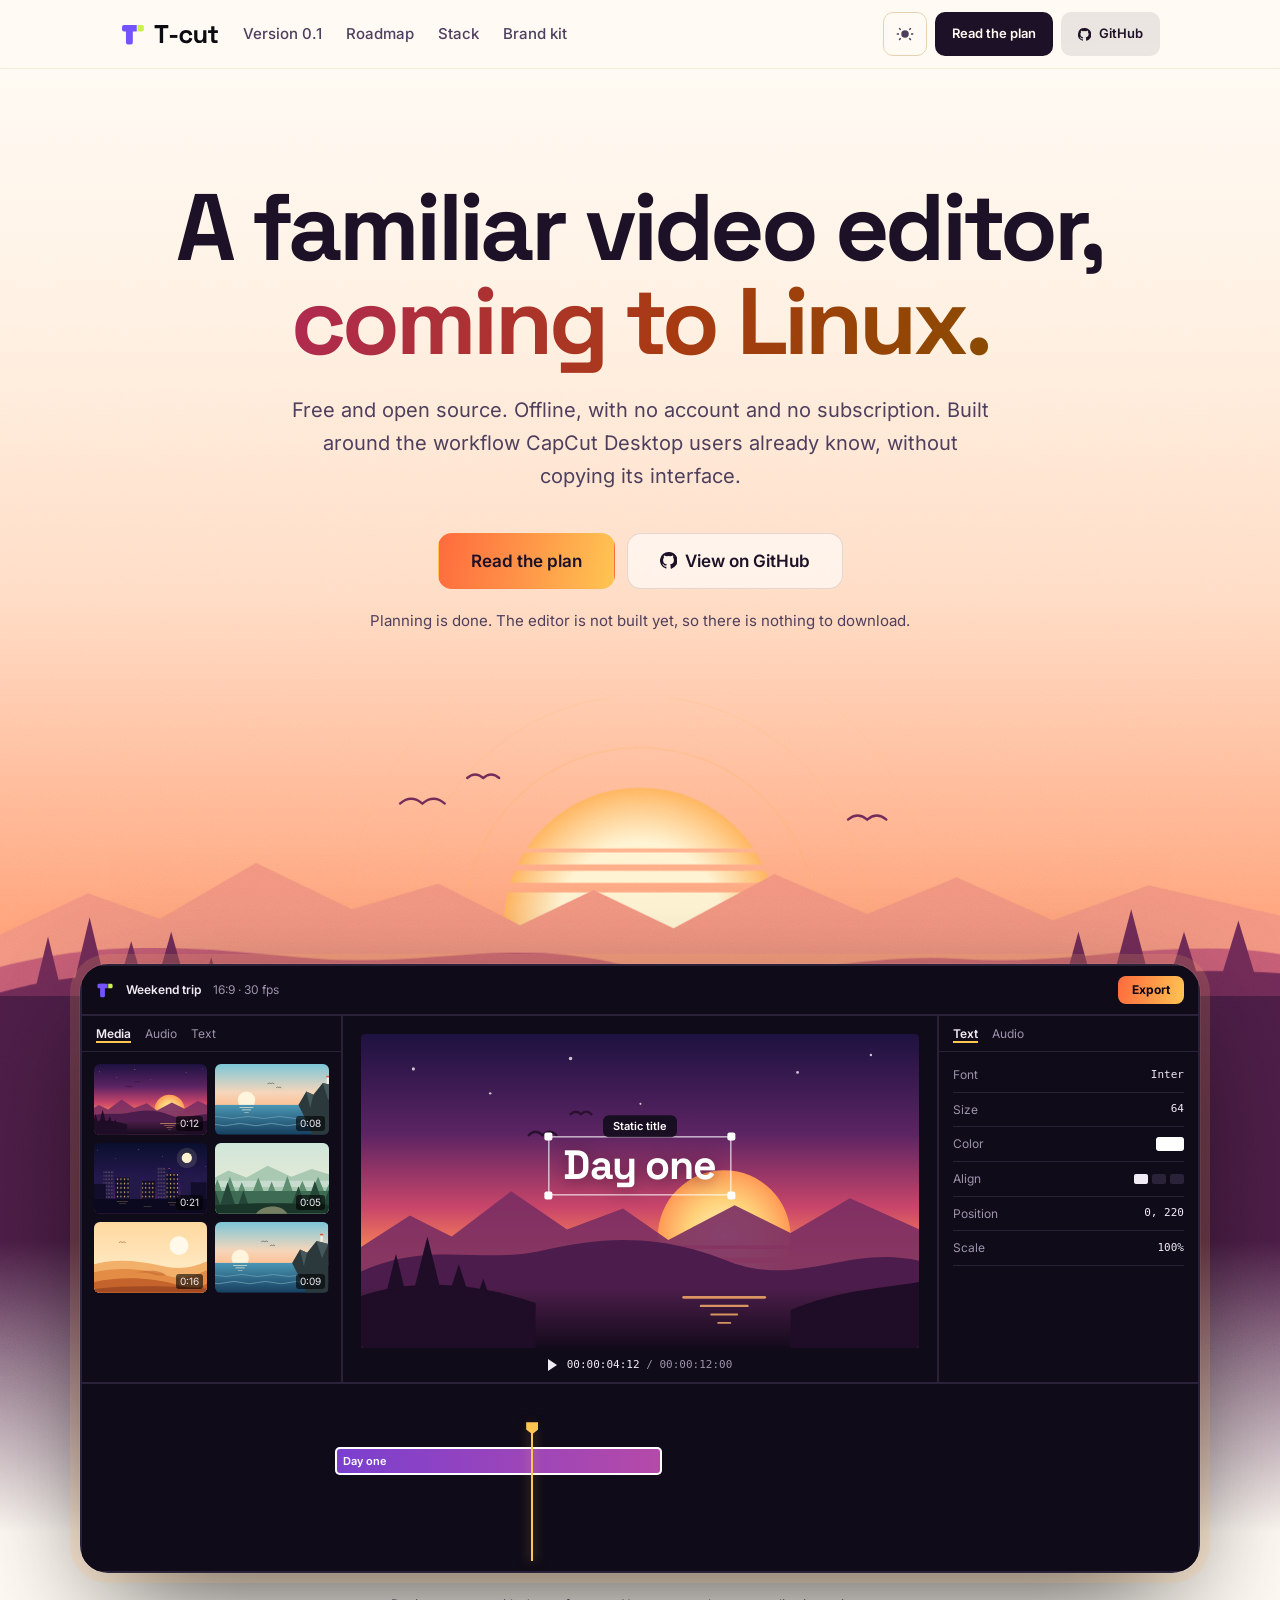
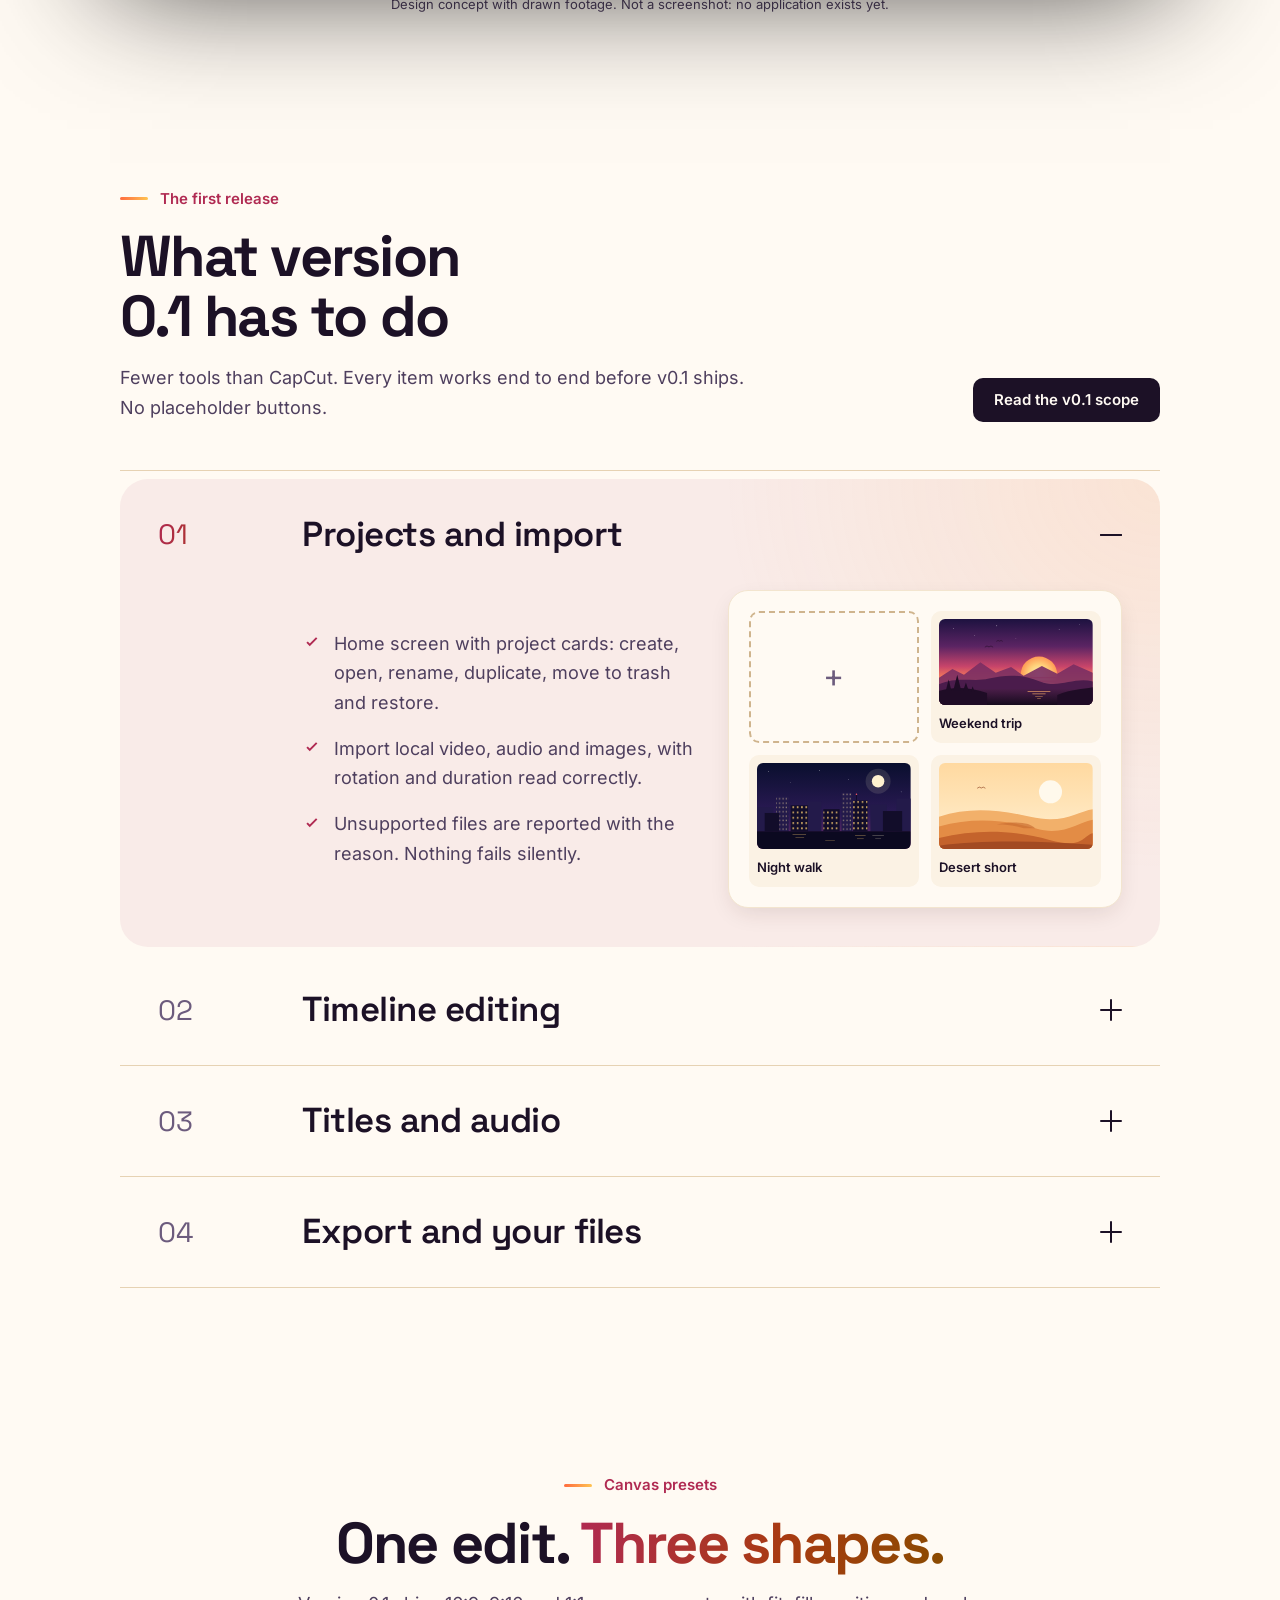
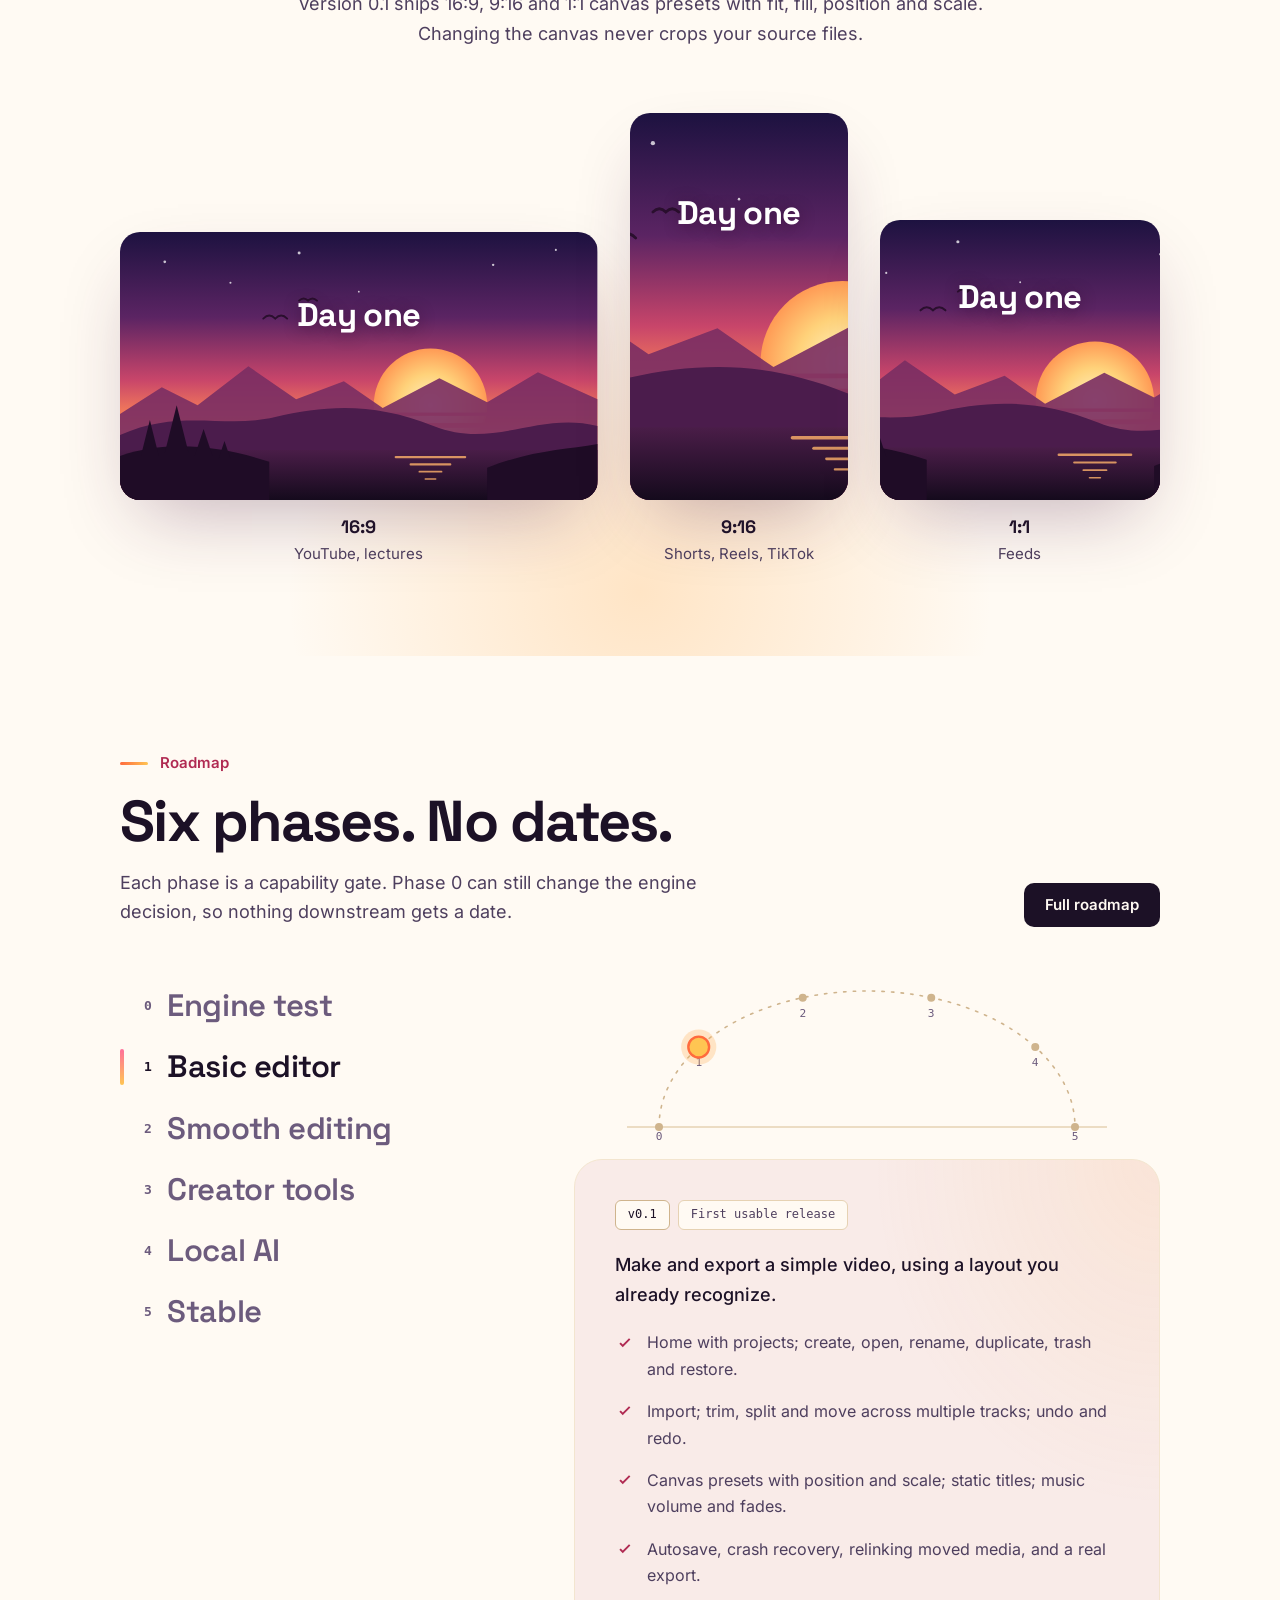
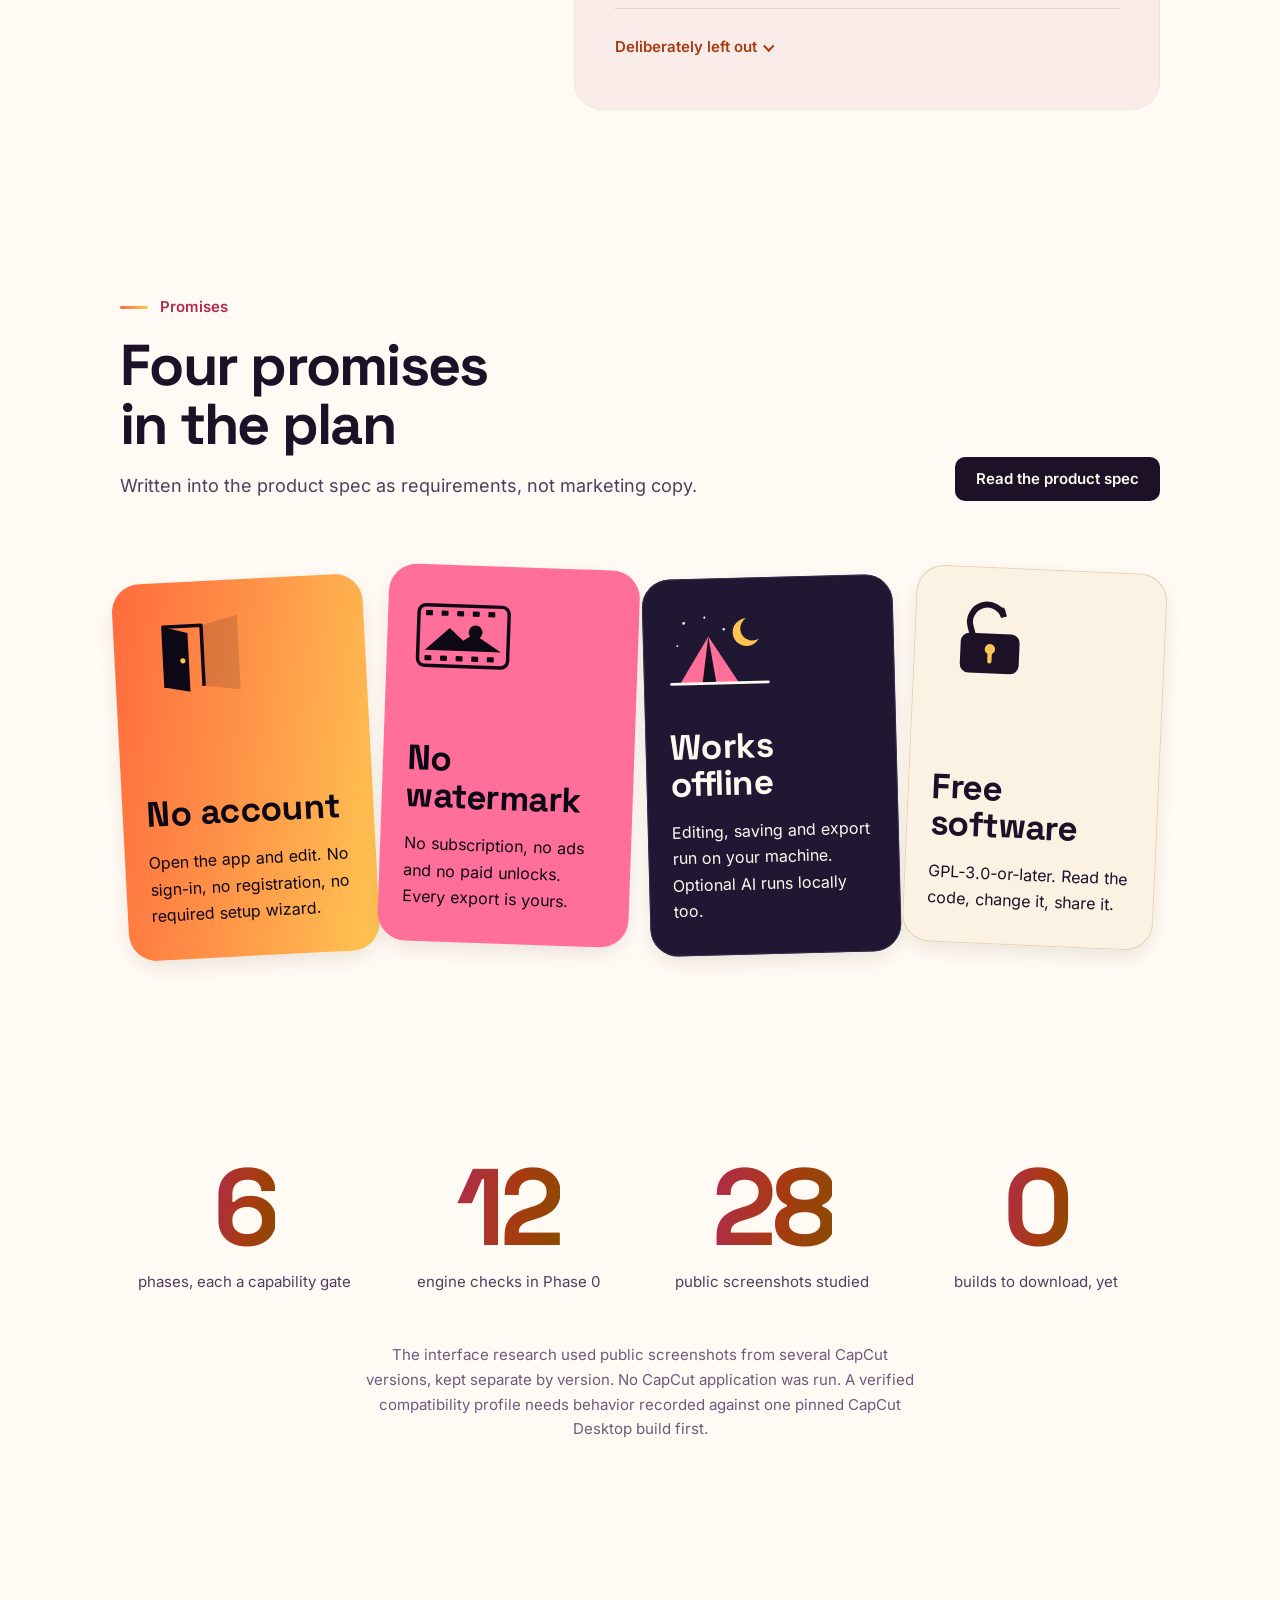
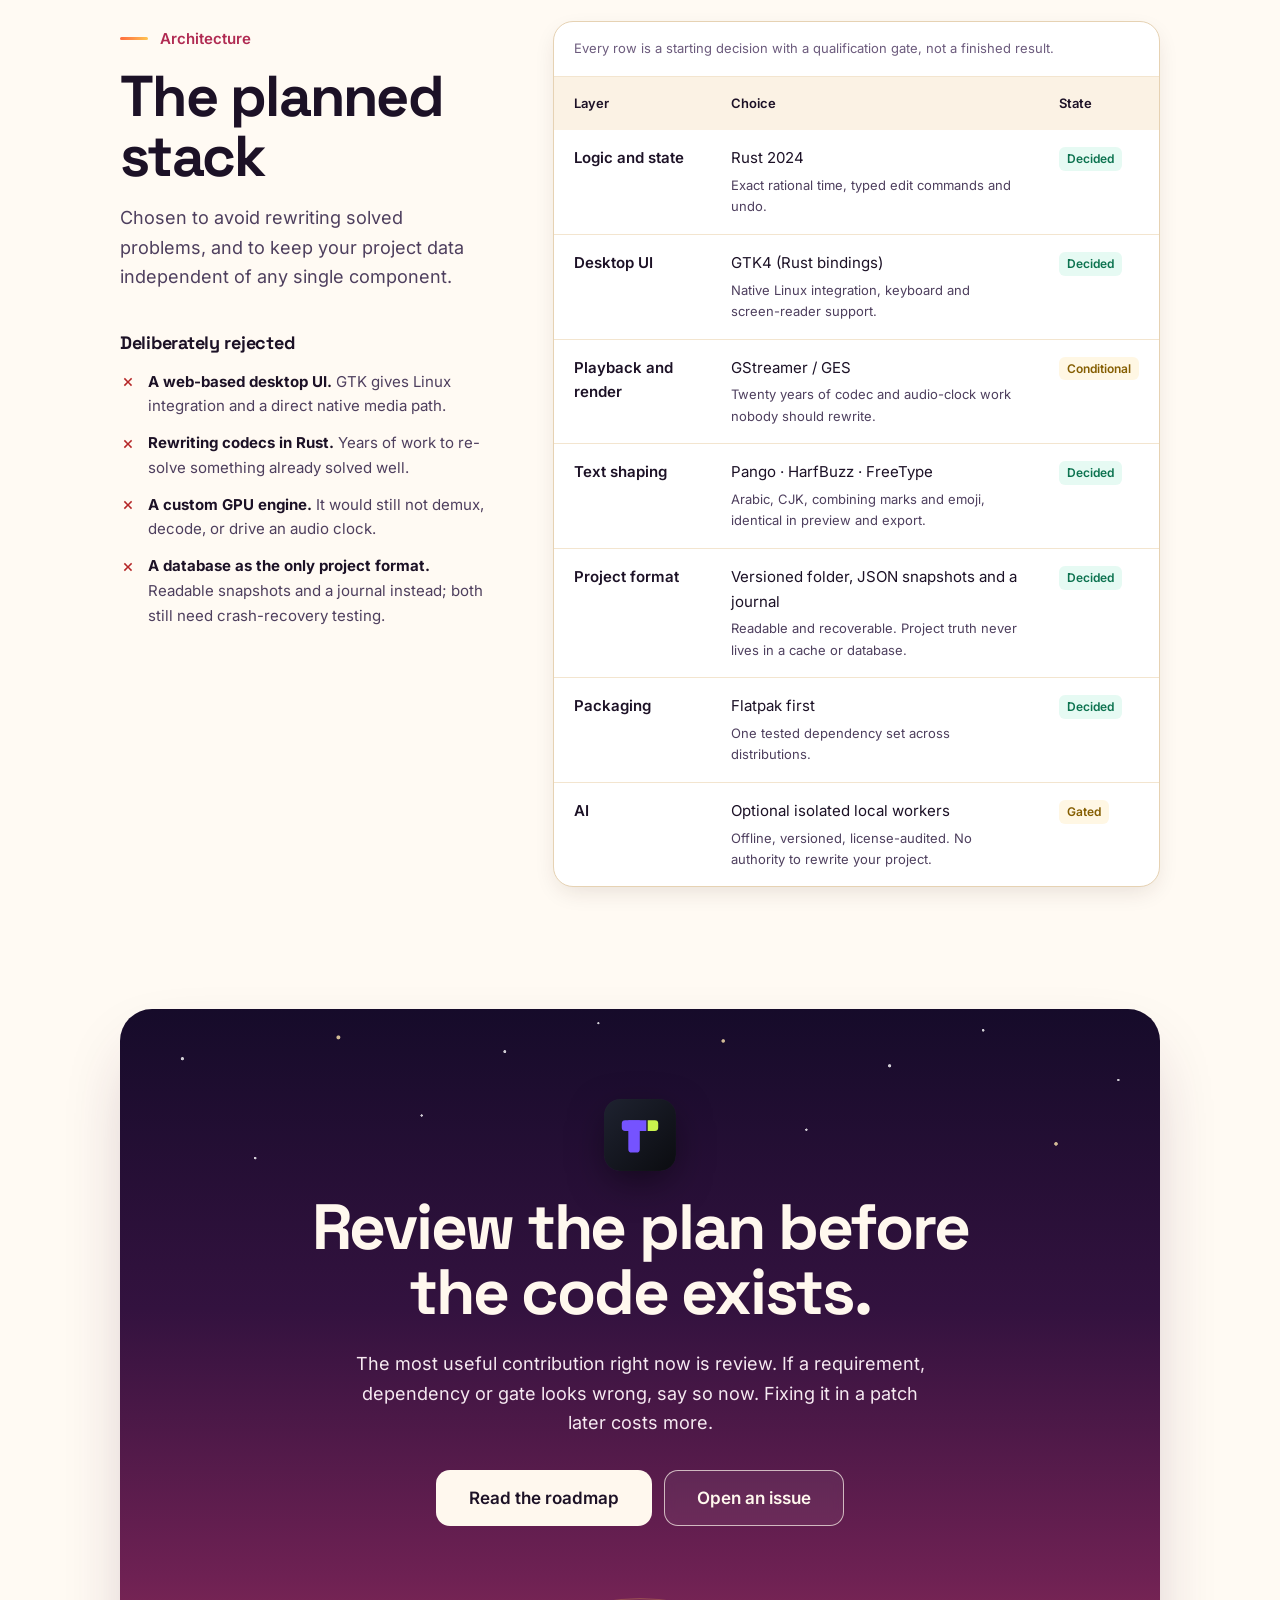
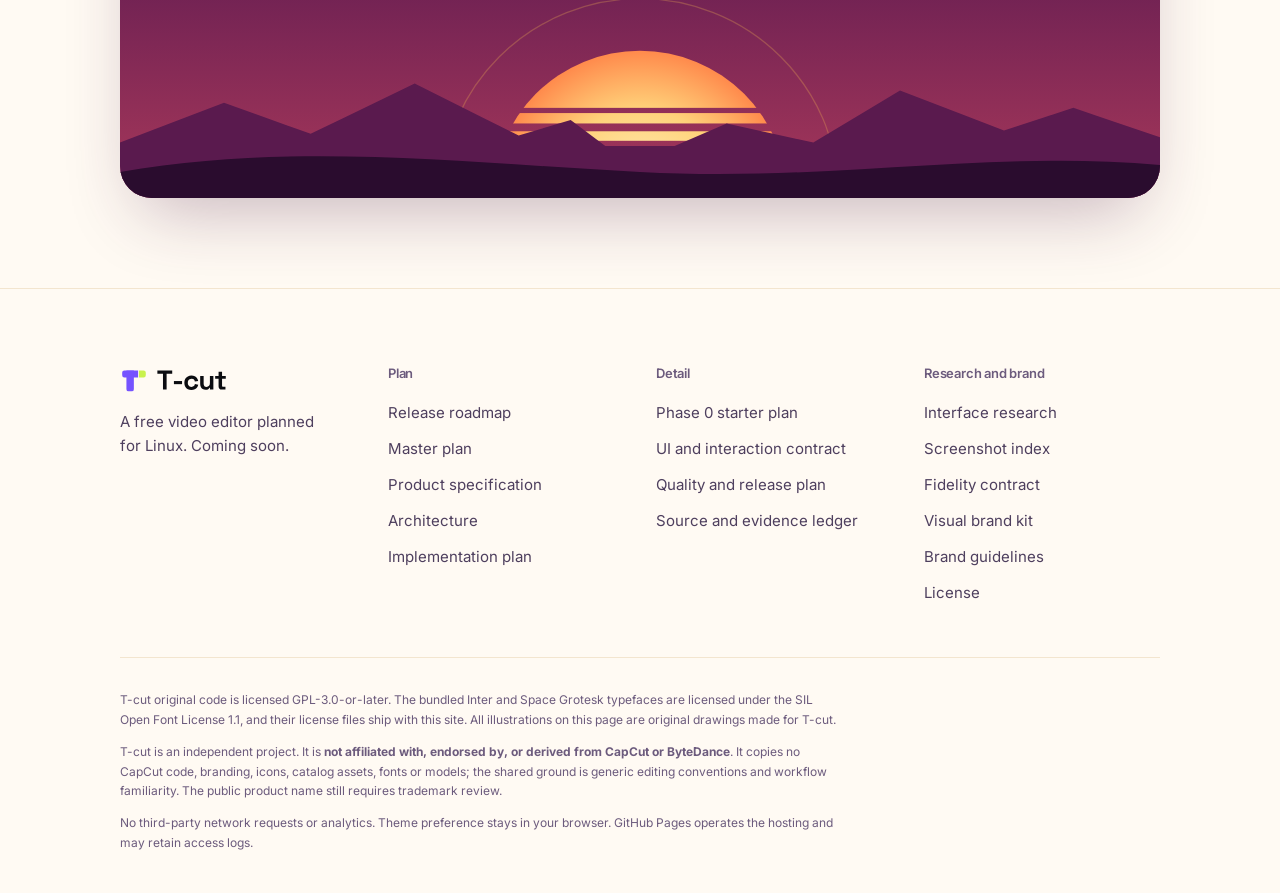
<file: docs/index.html>
<!doctype html>
<html lang="en" data-theme="dark">
<head>
<meta charset="utf-8">
<meta name="viewport" content="width=device-width, initial-scale=1">
<title>T-cut: a familiar video editor, coming to Linux</title>
<meta name="description" content="T-cut is a free, open-source video editor planned for Linux, with a workflow familiar to CapCut Desktop users. Planning is complete. Nothing to download yet.">
<link rel="canonical" href="https://twarga.github.io/T-cut/">
<meta name="theme-color" content="#0d0816">
<meta name="color-scheme" content="dark light">

<meta property="og:type" content="website">
<meta property="og:site_name" content="T-cut">
<meta property="og:url" content="https://twarga.github.io/T-cut/">
<meta property="og:title" content="T-cut: a familiar video editor, coming to Linux">
<meta property="og:description" content="Free, open source, and planned to run offline with no account. Planning is complete; the editor is not built yet.">
<meta property="og:image" content="https://twarga.github.io/T-cut/assets/brand/og-image.png">
<meta property="og:image:width" content="1200">
<meta property="og:image:height" content="630">
<meta name="twitter:card" content="summary_large_image">
<meta name="twitter:title" content="T-cut: a familiar video editor, coming to Linux">
<meta name="twitter:description" content="Free, open source, and planned to run offline with no account. Planning is complete; the editor is not built yet.">
<meta name="twitter:image" content="https://twarga.github.io/T-cut/assets/brand/og-image.png">

<link rel="icon" href="assets/brand/favicon.svg" type="image/svg+xml">
<link rel="apple-touch-icon" href="assets/brand/icon.png">
<link rel="stylesheet" href="assets/tokens.css">
<link rel="stylesheet" href="assets/site.css">
<script>
  /* Set the theme before first paint so there is no flash of the wrong theme. */
  (function () {
    try {
      var t = localStorage.getItem("tcut-theme");
      if (t !== "light" && t !== "dark") t = matchMedia("(prefers-color-scheme: light)").matches ? "light" : "dark";
      document.documentElement.setAttribute("data-theme", t);
    } catch (e) {}
  })();
</script>
</head>
<body class="home">

<!-- Icons (solid fills only, so the sheet can stay display:none) -->
<svg hidden aria-hidden="true" xmlns="http://www.w3.org/2000/svg">
  <symbol id="i-x" viewBox="0 0 16 16"><path d="M12.1 4.9 9 8l3.1 3.1-1.1 1.1L8 9.1l-3.1 3.1-1.1-1.1L6.9 8 3.8 4.9 4.9 3.8 8 6.9l3.1-3.1 1.1 1.1Z"/></symbol>
  <symbol id="i-github" viewBox="0 0 16 16"><path d="M8 0a8 8 0 0 0-2.5 15.6c.4.1.5-.2.5-.4v-1.4c-2.2.5-2.7-1-2.7-1-.4-1-.9-1.2-.9-1.2-.7-.5 0-.5 0-.5.8.1 1.2.8 1.2.8.7 1.2 1.9.9 2.4.7.1-.5.3-.9.5-1.1-1.8-.2-3.6-.9-3.6-4 0-.9.3-1.6.8-2.1-.1-.2-.4-1 .1-2.1 0 0 .7-.2 2.2.8a7.5 7.5 0 0 1 4 0c1.5-1 2.2-.8 2.2-.8.5 1.1.2 1.9.1 2.1.5.5.8 1.2.8 2.1 0 3.1-1.8 3.8-3.6 4 .3.3.5.8.5 1.6v2.2c0 .2.1.5.6.4A8 8 0 0 0 8 0Z"/></symbol>
  <symbol id="i-moon" viewBox="0 0 24 24"><path d="M12.7 2a9.1 9.1 0 1 0 9.3 11.9A7.6 7.6 0 0 1 12.7 2Z"/></symbol>
  <symbol id="i-sun" viewBox="0 0 24 24"><path d="M12 17a5 5 0 1 1 0-10 5 5 0 0 1 0 10Zm0-13V1h0v3Zm0 19v-3h0v3ZM4 13H1v-2h3v2Zm19 0h-3v-2h3v2ZM5.6 7 3.5 4.9l1.4-1.4L7 5.6 5.6 7Zm13.5 13.5L17 18.4l1.4-1.4 2.1 2.1-1.4 1.4ZM17 5.6l2.1-2.1 1.4 1.4L18.4 7 17 5.6ZM3.5 19.1 5.6 17 7 18.4l-2.1 2.1-1.4-1.4Z"/></symbol>
</svg>

<!-- Drawn stand-in footage. Gradients do not render from a display:none sheet,
     so this one is kept in the layout at zero size instead. -->
<svg class="sprite" aria-hidden="true" focusable="false" xmlns="http://www.w3.org/2000/svg">
  <defs>
    <linearGradient id="g-ss-sky" gradientUnits="userSpaceOnUse" x1="0" y1="0" x2="0" y2="150">
      <stop offset="0" stop-color="#1d1240"/><stop offset=".38" stop-color="#5b2463"/><stop offset=".66" stop-color="#c8456a"/><stop offset=".85" stop-color="#ff8a55"/><stop offset="1" stop-color="#ffc070"/>
    </linearGradient>
    <radialGradient id="g-ss-sun"><stop offset="0" stop-color="#fff3c4"/><stop offset=".55" stop-color="#ffd27a"/><stop offset="1" stop-color="#ff9a55"/></radialGradient>
    <linearGradient id="g-ss-lake" x1="0" y1="0" x2="0" y2="1"><stop offset="0" stop-color="#4a1d48"/><stop offset="1" stop-color="#140a1c"/></linearGradient>

    <linearGradient id="g-sea-sky" x1="0" y1="0" x2="0" y2="1"><stop offset="0" stop-color="#7cc6d8"/><stop offset=".65" stop-color="#f4d6bb"/><stop offset="1" stop-color="#ffbf92"/></linearGradient>
    <linearGradient id="g-sea-water" x1="0" y1="0" x2="0" y2="1"><stop offset="0" stop-color="#4a96b4"/><stop offset="1" stop-color="#163f5e"/></linearGradient>

    <linearGradient id="g-city-sky" x1="0" y1="0" x2="0" y2="1"><stop offset="0" stop-color="#0a0f2e"/><stop offset=".6" stop-color="#2b1a55"/><stop offset="1" stop-color="#7a3270"/></linearGradient>
    <pattern id="p-win" width="9" height="11" patternUnits="userSpaceOnUse"><rect x="2" y="2" width="3" height="4" fill="#ffcf73"/></pattern>
    <pattern id="p-win2" width="7" height="9" patternUnits="userSpaceOnUse" x="3"><rect x="1" y="1" width="2.5" height="3" fill="#ffe3a6"/></pattern>

    <linearGradient id="g-dune-sky" x1="0" y1="0" x2="0" y2="1"><stop offset="0" stop-color="#ffd9a0"/><stop offset="1" stop-color="#fff0d2"/></linearGradient>

    <linearGradient id="g-for-sky" x1="0" y1="0" x2="0" y2="1"><stop offset="0" stop-color="#cfe6da"/><stop offset="1" stop-color="#f5ecd2"/></linearGradient>
  </defs>

  <symbol id="sc-sunset" viewBox="0 0 320 180">
    <rect width="320" height="180" fill="url(#g-ss-sky)"/>
    <g fill="#fff" opacity=".75"><circle cx="30" cy="20" r=".9"/><circle cx="74" cy="34" r=".7"/><circle cx="120" cy="14" r="1"/><circle cx="160" cy="40" r=".6"/><circle cx="250" cy="22" r=".8"/><circle cx="292" cy="12" r=".7"/></g>
    <circle cx="208" cy="116" r="38" fill="url(#g-ss-sun)"/>
    <g fill="url(#g-ss-sky)"><rect x="160" y="121" width="100" height="2.2"/><rect x="160" y="128" width="100" height="3.2"/><rect x="160" y="136" width="100" height="4.4"/></g>
    <path d="M0 122 L28 104 L52 116 L86 90 L118 112 L150 100 L176 118 L214 98 L246 114 L280 94 L320 112 V180 H0Z" fill="#7b2e63" opacity=".9"/>
    <path d="M0 136 C40 118 70 132 104 124 S170 114 210 130 S280 120 320 130 V180 H0Z" fill="#4b1c4c"/>
    <rect y="146" width="320" height="34" fill="url(#g-ss-lake)"/>
    <g fill="#ffb36b" opacity=".8"><rect x="184" y="150" width="48" height="1.6" rx=".8"/><rect x="194" y="155" width="28" height="1.4" rx=".7"/><rect x="200" y="160" width="16" height="1.2" rx=".6"/><rect x="204" y="165" width="8" height="1" rx=".5"/></g>
    <path d="M0 150 C30 140 64 142 100 154 V180 H0Z" fill="#1f0c26"/>
    <g fill="#1f0c26"><path d="M14 150 L20 126 L26 150Z"/><path d="M30 148 L38 116 L46 148Z"/><path d="M50 150 L56 132 L62 150Z"/><path d="M66 152 L70 140 L74 152Z"/></g>
    <path d="M246 158 C276 146 298 146 320 142 V180 H246Z" fill="#1f0c26"/>
    <g fill="none" stroke="#2a0f2e" stroke-width="1.3" stroke-linecap="round"><path d="M96 58 q4 -4 8 0 q4 -4 8 0"/><path d="M120 46 q3 -3 6 0 q3 -3 6 0"/></g>
  </symbol>

  <symbol id="sc-sea" viewBox="0 0 320 180">
    <rect width="320" height="110" fill="url(#g-sea-sky)"/>
    <circle cx="96" cy="92" r="22" fill="#fff4dc"/>
    <rect y="104" width="320" height="76" fill="url(#g-sea-water)"/>
    <g fill="#fff3d9" opacity=".85"><rect x="78" y="110" width="36" height="1.6" rx=".8"/><rect x="84" y="116" width="24" height="1.4" rx=".7"/><rect x="90" y="122" width="12" height="1.2" rx=".6"/></g>
    <g fill="none" stroke="#c4e8f0" stroke-linecap="round" opacity=".55"><path d="M0 136 q20 -5 40 0 t40 0 t40 0 t40 0 t40 0 t40 0 t40 0 t40 0" stroke-width="1.4"/><path d="M-20 154 q20 -6 40 0 t40 0 t40 0 t40 0 t40 0 t40 0 t40 0 t40 0 t40 0" stroke-width="1.8"/></g>
    <path d="M228 104 L248 70 L266 78 L290 48 L320 56 V180 H264 C252 150 240 128 228 104Z" fill="#2b393d"/>
    <path d="M248 70 L266 78 L258 112Z M290 48 L320 56 L304 92Z" fill="#45595c"/>
    <rect x="300" y="34" width="6" height="16" fill="#f3efe4"/><rect x="299" y="30" width="8" height="4" fill="#e0533d"/>
    <g fill="none" stroke="#2b393d" stroke-width="1.3" stroke-linecap="round"><path d="M150 50 q4 -4 8 0 q4 -4 8 0"/><path d="M172 60 q3 -3 6 0 q3 -3 6 0"/></g>
  </symbol>

  <symbol id="sc-city" viewBox="0 0 320 180">
    <rect width="320" height="180" fill="url(#g-city-sky)"/>
    <g fill="#fff" opacity=".8"><circle cx="24" cy="18" r=".8"/><circle cx="70" cy="40" r=".6"/><circle cx="130" cy="16" r=".9"/><circle cx="190" cy="34" r=".7"/><circle cx="300" cy="60" r=".7"/></g>
    <circle cx="252" cy="38" r="26" fill="#fff2cf" opacity=".12"/>
    <circle cx="252" cy="38" r="13" fill="#fff2cf"/>
    <g fill="#231a4a"><rect x="0" y="92" width="34" height="50"/><rect x="40" y="70" width="26" height="72"/><rect x="104" y="80" width="30" height="62"/><rect x="176" y="62" width="22" height="80"/><rect x="236" y="86" width="34" height="56"/><rect x="290" y="74" width="30" height="68"/></g>
    <g fill="url(#p-win2)" opacity=".5"><rect x="40" y="70" width="26" height="72"/><rect x="176" y="62" width="22" height="80"/></g>
    <g fill="#120d2a"><rect x="16" y="104" width="30" height="38"/><rect x="70" y="88" width="36" height="54"/><rect x="138" y="96" width="34" height="46"/><rect x="200" y="78" width="30" height="64"/><rect x="262" y="100" width="40" height="42"/></g>
    <g fill="url(#p-win)" opacity=".85"><rect x="70" y="88" width="36" height="54"/><rect x="200" y="78" width="30" height="64"/><rect x="138" y="96" width="34" height="46"/></g>
    <rect x="206" y="66" width="2" height="12" fill="#120d2a"/><circle cx="207" cy="65" r="1.6" fill="#ff5c6a"/>
    <rect y="142" width="320" height="38" fill="#0b0920"/>
    <g fill="#ffcf73" opacity=".45"><rect x="74" y="148" width="28" height="1.4"/><rect x="80" y="154" width="18" height="1.2"/><rect x="204" y="150" width="22" height="1.4"/><rect x="208" y="157" width="14" height="1.2"/><rect x="142" y="161" width="20" height="1.1"/></g>
    <g fill="#fff2cf" opacity=".35"><rect x="240" y="150" width="24" height="1.4"/><rect x="246" y="156" width="12" height="1.2"/></g>
  </symbol>

  <symbol id="sc-dunes" viewBox="0 0 320 180">
    <rect width="320" height="180" fill="url(#g-dune-sky)"/>
    <circle cx="232" cy="60" r="24" fill="#fff9ec"/>
    <path d="M0 112 C60 92 120 96 190 112 S290 100 320 96 V180 H0Z" fill="#f2b06a"/>
    <path d="M0 132 C70 112 140 118 200 136 S290 122 320 118 V180 H0Z" fill="#e38c45"/>
    <path d="M120 128 C160 120 190 124 200 136 L176 136 C160 130 140 128 120 128Z" fill="#c76a30" opacity=".6"/>
    <path d="M0 156 C80 136 160 140 230 160 S300 150 320 146 V180 H0Z" fill="#c4632c"/>
    <path d="M0 172 C90 160 200 162 320 170 V180 H0Z" fill="#a24a22"/>
    <g fill="none" stroke="#8a3d1c" stroke-width="1.3" stroke-linecap="round"><path d="M80 52 q4 -4 8 0 q4 -4 8 0"/></g>
  </symbol>

  <symbol id="sc-forest" viewBox="0 0 320 180">
    <rect width="320" height="180" fill="url(#g-for-sky)"/>
    <path d="M0 96 L50 70 L96 88 L150 58 L210 86 L262 66 L320 84 V180 H0Z" fill="#a9c9b3"/>
    <rect y="96" width="320" height="16" fill="#fff" opacity=".35"/>
    <path fill="#5f8f71" d="M10 124 L22 92 L34 124Z M40 124 L54 86 L68 124Z M74 124 L84 100 L94 124Z M112 124 L126 88 L140 124Z M150 124 L160 98 L170 124Z M186 124 L200 84 L214 124Z M226 124 L238 96 L250 124Z M262 124 L278 86 L294 124Z M296 124 L308 100 L320 124Z"/>
    <rect y="122" width="320" height="58" fill="#3e6b53"/>
    <path fill="#25473a" d="M-6 160 L12 108 L30 160Z M28 160 L48 100 L68 160Z M74 160 L88 120 L102 160Z M210 160 L228 110 L246 160Z M248 160 L270 96 L292 160Z M290 160 L306 118 L322 160Z"/>
    <path d="M0 160 C100 150 220 152 320 158 V180 H0Z" fill="#1a3529"/>
    <path d="M120 180 C130 166 150 160 172 162 C186 164 196 172 200 180Z" fill="#e8d9a8" opacity=".45"/>
  </symbol>
</svg>

<a class="skip-link" href="#main">Skip to content</a>

<header class="site-header">
  <div class="container site-header-inner">
    <a class="brand-link" href="#main" aria-label="T-cut, home">
      <img class="brand-logo-dark" src="assets/brand/logo-lockup-dark.svg" alt="T-cut" width="122" height="32">
      <img class="brand-logo-light" src="assets/brand/logo-lockup-light.svg" alt="T-cut" width="122" height="32">
    </a>

    <nav class="site-nav" aria-label="Sections">
      <ul>
        <li><a href="#features">Version 0.1</a></li>
        <li><a href="#roadmap">Roadmap</a></li>
        <li><a href="#stack">Stack</a></li>
        <li><a href="brand/">Brand kit</a></li>
      </ul>
    </nav>

    <div class="header-actions">
      <button class="theme-toggle" type="button" data-theme-toggle hidden aria-pressed="false" aria-label="Switch to light theme">
        <svg class="icon icon-moon" aria-hidden="true"><use href="#i-moon"></use></svg>
        <svg class="icon icon-sun" aria-hidden="true"><use href="#i-sun"></use></svg>
      </button>
      <a class="btn btn-ink btn-sm" href="https://github.com/Twarga/T-cut/blob/main/docs/plan/release-roadmap.md">Read the plan</a>
      <a class="btn btn-quiet btn-sm header-github" href="https://github.com/Twarga/T-cut">
        <svg class="icon" aria-hidden="true"><use href="#i-github"></use></svg>
        GitHub
      </a>
    </div>
  </div>
</header>

<main id="main" tabindex="-1">

  <!-- Hero: a drawn golden-hour landscape. The editor concept rests on the lake. -->
  <section class="home-hero" aria-labelledby="hero-title">
    <div class="hero-sky">
      <div class="hero-stars" aria-hidden="true"></div>
      <div class="container home-hero-copy">
        <h1 id="hero-title">A familiar video editor, <span class="hero-accent">coming to Linux.</span></h1>
        <p class="home-hero-lede">
          Free and open source. Offline, with no account and no subscription.
          Built around the workflow CapCut Desktop users already know, without copying its interface.
        </p>
        <div class="home-hero-actions" data-hero-actions>
          <a class="btn btn-primary btn-lg" href="https://github.com/Twarga/T-cut/blob/main/docs/plan/release-roadmap.md">Read the plan</a>
          <a class="btn btn-glass btn-lg" href="https://github.com/Twarga/T-cut">
            <svg class="icon" aria-hidden="true"><use href="#i-github"></use></svg>
            View on GitHub
          </a>
        </div>
        <p class="home-hero-status">Planning is done. The editor is not built yet, so there is nothing to download.</p>
      </div>

      <svg class="hero-scene" viewBox="0 0 1600 440" preserveAspectRatio="xMidYMax slice" aria-hidden="true" focusable="false">
        <defs>
          <radialGradient id="hs-sun"><stop offset="0" style="stop-color:var(--sun-core)"/><stop offset=".6" style="stop-color:var(--sun-core)"/><stop offset="1" style="stop-color:var(--sun-edge)"/></radialGradient>
          <!-- The cut: three bands removed from the sun, echoing the cut in the T-cut mark. -->
          <mask id="hs-cut" maskUnits="userSpaceOnUse" x="0" y="0" width="1600" height="600">
            <rect width="1600" height="600" fill="#fff"/>
            <rect x="560" y="196" width="480" height="5" fill="#000"/>
            <rect x="560" y="216" width="480" height="8" fill="#000"/>
            <rect x="560" y="239" width="480" height="12" fill="#000"/>
          </mask>
        </defs>
        <g class="hs-rings" fill="none" style="stroke:var(--sun-edge)">
          <circle cx="800" cy="290" r="220" stroke-width="1.5" opacity=".35"/>
          <circle cx="800" cy="290" r="285" stroke-width="1.2" opacity=".2"/>
          <circle cx="800" cy="290" r="365" stroke-width="1" opacity=".1"/>
        </g>
        <g class="hs-sun-rise"><g class="hs-sun-sink"><circle cx="800" cy="290" r="170" fill="url(#hs-sun)" mask="url(#hs-cut)"/></g></g>
        <g class="hs-far"><path style="fill:var(--land-far)" d="M0 304 L110 252 L200 284 L320 214 L440 272 L548 240 L650 292 L742 248 L842 296 L968 228 L1084 278 L1196 232 L1316 286 L1436 242 L1600 280 V440 H0Z"/></g>
        <g class="hs-mid"><path style="fill:var(--land-mid)" d="M0 344 C160 304 262 324 400 334 S640 306 780 342 S1060 324 1200 334 S1462 306 1600 328 V440 H0Z"/></g>
        <g class="hs-near" style="fill:var(--land-near)">
          <path d="M0 376 C120 342 236 348 372 384 L372 440 H0Z"/>
          <path d="M44 372 L60 306 L76 372Z M92 366 L112 282 L132 366Z M150 360 L164 312 L178 360Z M196 364 L214 300 L232 364Z M252 372 L264 332 L276 372Z"/>
          <path d="M1228 390 C1352 352 1476 344 1600 352 V440 H1228Z"/>
          <path d="M1330 366 L1348 300 L1366 366Z M1392 356 L1414 272 L1436 356Z M1464 352 L1480 300 L1496 352Z M1528 352 L1548 286 L1568 352Z"/>
        </g>
        <rect y="380" width="1600" height="60" style="fill:var(--lake)"/>
        <g style="fill:var(--sun-edge)" opacity=".75">
          <rect x="670" y="386" width="260" height="3" rx="1.5"/>
          <rect x="715" y="396" width="170" height="3" rx="1.5"/>
          <rect x="745" y="406" width="110" height="2.5" rx="1.25"/>
          <rect x="770" y="415" width="60" height="2" rx="1"/>
          <rect x="787" y="424" width="26" height="2" rx="1"/>
        </g>
        <g fill="none" stroke-width="3" stroke-linecap="round" style="stroke:var(--land-near)">
          <path d="M500 140 q14 -12 28 0 q14 -12 28 0"/>
          <path d="M584 108 q10 -9 20 0 q10 -9 20 0"/>
          <path d="M1060 160 q12 -10 24 0 q12 -10 24 0"/>
        </g>
      </svg>
    </div>

    <div class="hero-lake">
      <!-- Editor concept: drawn in HTML, CSS and SVG, not a screenshot -->
      <figure class="stage container">
        <div class="ed" role="img" aria-label="Concept drawing of the planned editor. A media library of six clips on the left, a player in the middle showing a sunset over a lake with a selected title reading Day one, a text inspector on the right with font, size, color, alignment, position and scale, and a timeline below with a title track, three video clips, a music track with fades, and a playhead.">
          <div class="ed-bar">
            <span class="ed-mark"></span>
            <span class="ed-project">Weekend trip</span>
            <span class="ed-ratio">16:9 · 30 fps</span>
            <span class="ed-export">Export</span>
          </div>

          <div class="ed-library">
            <div class="ed-tabs"><span class="is-on">Media</span><span>Audio</span><span>Text</span></div>
            <div class="ed-thumbs">
              <span class="thumb"><svg viewBox="0 0 320 180" preserveAspectRatio="xMidYMid slice"><use href="#sc-sunset"/></svg><i>0:12</i></span>
              <span class="thumb"><svg viewBox="0 0 320 180" preserveAspectRatio="xMidYMid slice"><use href="#sc-sea"/></svg><i>0:08</i></span>
              <span class="thumb"><svg viewBox="0 0 320 180" preserveAspectRatio="xMidYMid slice"><use href="#sc-city"/></svg><i>0:21</i></span>
              <span class="thumb"><svg viewBox="0 0 320 180" preserveAspectRatio="xMidYMid slice"><use href="#sc-forest"/></svg><i>0:05</i></span>
              <span class="thumb"><svg viewBox="0 0 320 180" preserveAspectRatio="xMidYMid slice"><use href="#sc-dunes"/></svg><i>0:16</i></span>
              <span class="thumb"><svg viewBox="0 0 320 180" preserveAspectRatio="xMaxYMid slice"><use href="#sc-sea"/></svg><i>0:09</i></span>
            </div>
          </div>

          <div class="ed-player">
            <div class="ed-canvas">
              <svg class="scene" viewBox="0 0 320 180" preserveAspectRatio="xMidYMid slice"><use href="#sc-sunset"/></svg>
              <span class="ed-select"><b>Day one</b><i class="h1"></i><i class="h2"></i><i class="h3"></i><i class="h4"></i></span>
              <span class="ed-chip">Static title</span>
            </div>
            <div class="ed-transport"><span class="ed-play"></span><span class="ed-time">00:00:04:12 <em>/ 00:00:12:00</em></span></div>
          </div>

          <div class="ed-inspector">
            <div class="ed-tabs"><span class="is-on">Text</span><span>Audio</span></div>
            <dl class="ed-fields">
              <div><dt>Font</dt><dd>Inter</dd></div>
              <div><dt>Size</dt><dd>64</dd></div>
              <div><dt>Color</dt><dd><span class="ed-swatch"></span></dd></div>
              <div><dt>Align</dt><dd><span class="ed-align"><i class="is-on"></i><i></i><i></i></span></dd></div>
              <div><dt>Position</dt><dd>0, 220</dd></div>
              <div><dt>Scale</dt><dd>100%</dd></div>
            </dl>
          </div>

          <div class="ed-timeline">
            <div class="ed-tools"><i></i><i></i><i class="cut"></i><i></i><span class="ed-zoom"></span></div>
            <div class="ed-ruler"><span>00:00</span><span>00:03</span><span>00:06</span><span>00:09</span><span>00:12</span></div>
            <div class="ed-track"><span class="clip clip-text is-selected" style="--x:22%;--w:30%">Day one</span></div>
            <div class="ed-track ed-track-main">
              <span class="clip clip-video" style="--x:0%;--w:31%"><svg viewBox="0 0 320 180" preserveAspectRatio="xMidYMid slice"><use href="#sc-sunset"/></svg></span>
              <span class="clip clip-video" style="--x:31.5%;--w:30%"><svg viewBox="0 0 320 180" preserveAspectRatio="xMidYMid slice"><use href="#sc-sea"/></svg></span>
              <span class="clip clip-video" style="--x:62%;--w:32%"><svg viewBox="0 0 320 180" preserveAspectRatio="xMidYMid slice"><use href="#sc-forest"/></svg></span>
            </div>
            <div class="ed-track"><span class="clip clip-audio" style="--x:0%;--w:94%"><span class="fade fade-in"></span><span class="fade fade-out"></span></span></div>
            <span class="ed-playhead"></span>
          </div>
        </div>
        <figcaption>Design concept with drawn footage. Not a screenshot: no application exists yet.</figcaption>
      </figure>
    </div>
  </section>

  <!-- Version 0.1: numbered accordion, native details so it works without JavaScript -->
  <section class="section" id="features" aria-labelledby="features-title">
    <div class="container">
      <div class="split-head">
        <div>
          <p class="kicker">The first release</p>
          <h2 id="features-title">What version 0.1 has to do</h2>
          <p>Fewer tools than CapCut. Every item works end to end before v0.1 ships. No placeholder buttons.</p>
        </div>
        <a class="btn btn-ink" href="https://github.com/Twarga/T-cut/blob/main/docs/plan/release-roadmap.md">Read the v0.1 scope</a>
      </div>

      <div class="acc">
        <details class="acc-item" name="v01" open>
          <summary><span class="acc-num">01</span><span class="acc-title">Projects and import</span><span class="acc-sign" aria-hidden="true"></span></summary>
          <div class="acc-body">
            <ul class="ticks">
              <li>Home screen with project cards: create, open, rename, duplicate, move to trash and restore.</li>
              <li>Import local video, audio and images, with rotation and duration read correctly.</li>
              <li>Unsupported files are reported with the reason. Nothing fails silently.</li>
            </ul>
            <div class="acc-art art-home" aria-hidden="true">
              <span class="pc pc-new">+</span>
              <span class="pc"><svg viewBox="0 0 320 180" preserveAspectRatio="xMidYMid slice"><use href="#sc-sunset"/></svg><b>Weekend trip</b></span>
              <span class="pc"><svg viewBox="0 0 320 180" preserveAspectRatio="xMidYMid slice"><use href="#sc-city"/></svg><b>Night walk</b></span>
              <span class="pc"><svg viewBox="0 0 320 180" preserveAspectRatio="xMidYMid slice"><use href="#sc-dunes"/></svg><b>Desert short</b></span>
            </div>
          </div>
        </details>

        <details class="acc-item" name="v01">
          <summary><span class="acc-num">02</span><span class="acc-title">Timeline editing</span><span class="acc-sign" aria-hidden="true"></span></summary>
          <div class="acc-body">
            <ul class="ticks">
              <li>Multiple tracks. Trim, split, move, duplicate and delete clips.</li>
              <li>Undo and redo restore the exact previous project state.</li>
            </ul>
            <div class="acc-art art-split" aria-hidden="true">
              <span class="lane"><span><svg viewBox="0 0 320 180" preserveAspectRatio="xMidYMid slice"><use href="#sc-sea"/></svg></span><span><svg viewBox="0 0 320 180" preserveAspectRatio="xMidYMid slice"><use href="#sc-sunset"/></svg></span></span>
              <span class="lane"><span><svg viewBox="0 0 320 180" preserveAspectRatio="xMidYMid slice"><use href="#sc-forest"/></svg></span><span class="is-moved"><svg viewBox="0 0 320 180" preserveAspectRatio="xMidYMid slice"><use href="#sc-city"/></svg></span></span>
              <span class="cutline"></span>
            </div>
          </div>
        </details>

        <details class="acc-item" name="v01">
          <summary><span class="acc-num">03</span><span class="acc-title">Titles and audio</span><span class="acc-sign" aria-hidden="true"></span></summary>
          <div class="acc-body">
            <ul class="ticks">
              <li>Static titles with font, size, color and alignment.</li>
              <li>Arabic, CJK and emoji shaped correctly from the first release.</li>
              <li>Music volume with fade in and fade out, mixed into the exported file.</li>
            </ul>
            <div class="acc-art art-type" aria-hidden="true">
              <svg class="scene" viewBox="0 0 320 180" preserveAspectRatio="xMidYMid slice"><use href="#sc-dunes"/></svg>
              <span lang="en">Day one</span>
              <span lang="ar" dir="rtl">اليوم الأول</span>
              <span lang="ja">一日目</span>
            </div>
          </div>
        </details>

        <details class="acc-item" name="v01">
          <summary><span class="acc-num">04</span><span class="acc-title">Export and your files</span><span class="acc-sign" aria-hidden="true"></span></summary>
          <div class="acc-body">
            <ul class="ticks">
              <li>Export a finished video with the audio mix included.</li>
              <li>Project folders with readable JSON, autosave and crash recovery.</li>
              <li>Relink moved media without losing edits.</li>
            </ul>
            <div class="acc-art art-files" aria-hidden="true">
              <code>weekend-trip/</code>
              <code>  project.json</code>
              <code>  journal/commands.jsonl</code>
              <code>  media/</code>
            </div>
          </div>
        </details>
      </div>
    </div>
  </section>

  <!-- Canvas presets: the same drawn shot, recomposed for each planned shape -->
  <section class="section formats" aria-labelledby="formats-title">
    <div class="container">
      <div class="center-head">
        <p class="kicker">Canvas presets</p>
        <h2 id="formats-title">One edit. <span class="grad-text">Three shapes.</span></h2>
        <p>Version 0.1 ships 16:9, 9:16 and 1:1 canvas presets with fit, fill, position and scale. Changing the canvas never crops your source files.</p>
      </div>
      <ul class="frames" aria-label="Planned canvas presets">
        <li class="frame frame-wide"><span class="frame-shot"><svg class="scene" viewBox="0 0 320 180" preserveAspectRatio="xMidYMid slice"><use href="#sc-sunset"/></svg><b>Day one</b></span><span class="frame-label"><strong>16:9</strong> YouTube, lectures</span></li>
        <li class="frame frame-tall"><span class="frame-shot"><svg class="scene" viewBox="0 0 320 180" preserveAspectRatio="xMidYMid slice"><use href="#sc-sunset"/></svg><b>Day one</b></span><span class="frame-label"><strong>9:16</strong> Shorts, Reels, TikTok</span></li>
        <li class="frame frame-square"><span class="frame-shot"><svg class="scene" viewBox="0 0 320 180" preserveAspectRatio="xMidYMid slice"><use href="#sc-sunset"/></svg><b>Day one</b></span><span class="frame-label"><strong>1:1</strong> Feeds</span></li>
      </ul>
    </div>
  </section>

  <!-- Roadmap: big phase list, one panel at a time (stacked without JavaScript) -->
  <section class="section" id="roadmap" aria-labelledby="roadmap-title">
    <div class="container">
      <div class="split-head">
        <div>
          <p class="kicker">Roadmap</p>
          <h2 id="roadmap-title">Six phases. No dates.</h2>
          <p>Each phase is a capability gate. Phase 0 can still change the engine decision, so nothing downstream gets a date.</p>
        </div>
        <a class="btn btn-ink" href="https://github.com/Twarga/T-cut/blob/main/docs/plan/release-roadmap.md">Full roadmap</a>
      </div>

      <div class="phase-tabs" data-phase-tabs style="--p:1">
        <ul class="phase-tablist" data-phase-tablist>
          <li><a class="phase-tab" href="#panel-p0" id="tab-p0" data-phase-tab><span class="phase-tab-num">0</span> Engine test</a></li>
          <li><a class="phase-tab" href="#panel-p1" id="tab-p1" data-phase-tab data-phase-default><span class="phase-tab-num">1</span> Basic editor</a></li>
          <li><a class="phase-tab" href="#panel-p2" id="tab-p2" data-phase-tab><span class="phase-tab-num">2</span> Smooth editing</a></li>
          <li><a class="phase-tab" href="#panel-p3" id="tab-p3" data-phase-tab><span class="phase-tab-num">3</span> Creator tools</a></li>
          <li><a class="phase-tab" href="#panel-p4" id="tab-p4" data-phase-tab><span class="phase-tab-num">4</span> Local AI</a></li>
          <li><a class="phase-tab" href="#panel-p5" id="tab-p5" data-phase-tab><span class="phase-tab-num">5</span> Stable</a></li>
        </ul>

        <div class="phase-side">
          <!-- The sun climbs from Phase 0 to v1.0 and follows the selected phase. -->
          <svg class="sunpath" viewBox="0 0 600 210" aria-hidden="true" focusable="false">
            <path class="sunpath-arc" d="M40 190 A260 170 0 0 1 560 190"/>
            <line class="sunpath-horizon" x1="0" y1="190" x2="600" y2="190"/>
            <g class="sunpath-ticks">
              <circle cx="40" cy="190" r="5"/><circle cx="89.7" cy="90" r="5"/><circle cx="219.7" cy="28.3" r="5"/>
              <circle cx="380.3" cy="28.3" r="5"/><circle cx="510.3" cy="90" r="5"/><circle cx="560" cy="190" r="5"/>
            </g>
            <g class="sunpath-labels">
              <text x="40" y="206">0</text><text x="89.7" y="114">1</text><text x="219.7" y="52">2</text>
              <text x="380.3" y="52">3</text><text x="510.3" y="114">4</text><text x="560" y="206">5</text>
            </g>
            <g class="sunpath-sun"><circle r="22" class="sunpath-glow"/><circle r="13" class="sunpath-core"/></g>
          </svg>

          <div class="phase-panels">
            <div class="phase-panel" id="panel-p0" data-phase-panel>
              <h3 data-phase-heading>Phase 0: Engine test</h3>
              <p class="phase-meta"><span class="badge">No public release</span><span class="badge badge-now">Next up</span></p>
              <p class="phase-lede">Nothing to use yet. This phase decides whether the foundation is sound.</p>
              <ul class="ticks">
                <li>Build a real Rust window that plays and exports known media.</li>
                <li>Generate test footage with numbered frames and audio impulses at known positions.</li>
                <li>Run 12 qualification checks and decode the output with an independent tool.</li>
                <li>Commit to one media backend, with the reasoning written down.</li>
              </ul>
              <details class="note">
                <summary>The gate that must pass</summary>
                <p>A nominal four-second, 30&nbsp;fps render previously produced 121 frames and 4.033333&nbsp;seconds instead of 120 frames. The cause must be found and fixed, or the engine replaced. Changing the expected number to match the bug is not an acceptable outcome.</p>
              </details>
            </div>

            <div class="phase-panel" id="panel-p1" data-phase-panel>
              <h3 data-phase-heading>Phase 1: Basic editor</h3>
              <p class="phase-meta"><span class="badge badge-release">v0.1</span><span class="badge">First usable release</span></p>
              <p class="phase-lede">Make and export a simple video, using a layout you already recognize.</p>
              <ul class="ticks">
                <li>Home with projects; create, open, rename, duplicate, trash and restore.</li>
                <li>Import; trim, split and move across multiple tracks; undo and redo.</li>
                <li>Canvas presets with position and scale; static titles; music volume and fades.</li>
                <li>Autosave, crash recovery, relinking moved media, and a real export.</li>
              </ul>
              <details class="note">
                <summary>Deliberately left out</summary>
                <p>Transitions, keyframes, auto captions, effects and AI. They are planned for later phases and will not appear as controls that do nothing.</p>
              </details>
            </div>

            <div class="phase-panel" id="panel-p2" data-phase-panel>
              <h3 data-phase-heading>Phase 2: Smooth editing</h3>
              <p class="phase-meta"><span class="badge badge-release">v0.2</span></p>
              <p class="phase-lede">Editing stops feeling clumsy, and you can subtitle a video by hand.</p>
              <ul class="ticks">
                <li>Snapping, main-track magnet and linked clips, each a separate visible control.</li>
                <li>Richer static text styling and fuller audio controls.</li>
                <li>Manual captions, with SRT and VTT import and export.</li>
              </ul>
            </div>

            <div class="phase-panel" id="panel-p3" data-phase-panel>
              <h3 data-phase-heading>Phase 3: Creator tools</h3>
              <p class="phase-meta"><span class="badge badge-release">v0.3</span></p>
              <p class="phase-lede">The creative jump: animation, composition and color.</p>
              <ul class="ticks">
                <li>Keyframes and easing; speed, reverse and freeze frames.</li>
                <li>Transitions, masks and chroma key.</li>
                <li>Color grading with curves, LUTs and scopes; animated text.</li>
                <li>Screen and webcam recording; original templates.</li>
              </ul>
            </div>

            <div class="phase-panel" id="panel-p4" data-phase-panel>
              <h3 data-phase-heading>Phase 4: Local AI</h3>
              <p class="phase-meta"><span class="badge badge-release">v0.4</span><span class="badge">Optional</span></p>
              <p class="phase-lede">Assistance that runs on your own machine, suggests rather than overwrites, and is always optional.</p>
              <ul class="ticks">
                <li>Auto captions and translation; transcript-based editing.</li>
                <li>Background removal, object tracking and auto reframe.</li>
                <li>Voice cleanup, music separation and beat detection.</li>
                <li>Text to speech, dubbing and upscaling.</li>
              </ul>
              <details class="note">
                <summary>Honest warning about models</summary>
                <p>Each of these needs a model whose license permits redistribution and commercial use. Where those rights cannot be established, the feature ships as unavailable with the reason stated. It is not faked, and it is not quietly replaced by a cloud service.</p>
              </details>
            </div>

            <div class="phase-panel" id="panel-p5" data-phase-panel>
              <h3 data-phase-heading>Phase 5: Stable</h3>
              <p class="phase-meta"><span class="badge badge-release">v1.0</span></p>
              <p class="phase-lede">No new features. Make the existing ones trustworthy.</p>
              <ul class="ticks">
                <li>No release-blocking defect that can lose your work.</li>
                <li>A published, measured list of supported media and hardware.</li>
                <li>Tested installation and upgrade on the supported runtime.</li>
              </ul>
              <details class="note">
                <summary>What v1.0 does not claim</summary>
                <p>A stable local editor is not a claim that every CapCut cloud service has been reproduced. Generative video, broader project interoperability, optional self-hosted sync and authorized publishing are tracked separately after v1.0, each with its own rights and infrastructure gate.</p>
              </details>
            </div>
          </div>
        </div>
      </div>
    </div>
  </section>

  <!-- Promises: four commitments from the product spec, each with its own drawing -->
  <section class="section promises" aria-labelledby="promises-title">
    <div class="container">
      <div class="split-head">
        <div>
          <p class="kicker">Promises</p>
          <h2 id="promises-title">Four promises in the plan</h2>
          <p>Written into the product spec as requirements, not marketing copy.</p>
        </div>
        <a class="btn btn-ink" href="https://github.com/Twarga/T-cut/blob/main/docs/plan/product-spec.md">Read the product spec</a>
      </div>
      <ul class="promise-cards">
        <li class="promise promise-sunset">
          <svg class="promise-art" viewBox="0 0 120 90" aria-hidden="true" focusable="false">
            <path d="M30 84 V14 H74 V84" fill="none" stroke="currentColor" stroke-width="4" stroke-linejoin="round"/>
            <path d="M30 14 L58 22 V90 L30 84Z" fill="currentColor"/>
            <circle cx="51" cy="54" r="3" fill="#ffc552"/>
            <path d="M74 14 L116 4 V90 L74 84Z" fill="currentColor" opacity=".14"/>
          </svg>
          <h3>No account</h3><p>Open the app and edit. No sign-in, no registration, no required setup wizard.</p>
        </li>
        <li class="promise promise-rose">
          <svg class="promise-art" viewBox="0 0 120 90" aria-hidden="true" focusable="false">
            <rect x="8" y="10" width="104" height="70" rx="8" fill="none" stroke="currentColor" stroke-width="4"/>
            <g fill="currentColor"><rect x="16" y="16" width="8" height="6" rx="1"/><rect x="34" y="16" width="8" height="6" rx="1"/><rect x="52" y="16" width="8" height="6" rx="1"/><rect x="70" y="16" width="8" height="6" rx="1"/><rect x="88" y="16" width="8" height="6" rx="1"/><rect x="16" y="68" width="8" height="6" rx="1"/><rect x="34" y="68" width="8" height="6" rx="1"/><rect x="52" y="68" width="8" height="6" rx="1"/><rect x="70" y="68" width="8" height="6" rx="1"/><rect x="88" y="68" width="8" height="6" rx="1"/></g>
            <circle cx="74" cy="40" r="8" fill="currentColor"/>
            <path d="M16 62 L44 36 L60 50 L72 42 L104 62Z" fill="currentColor"/>
          </svg>
          <h3>No watermark</h3><p>No subscription, no ads and no paid unlocks. Every export is yours.</p>
        </li>
        <li class="promise promise-dusk">
          <svg class="promise-art" viewBox="0 0 120 90" aria-hidden="true" focusable="false">
            <path d="M92 10 a16 16 0 1 0 14 24 a13 13 0 0 1 -14 -24Z" fill="#ffc552"/>
            <g fill="#fff8ee"><circle cx="20" cy="14" r="1.6"/><circle cx="44" cy="8" r="1.2"/><circle cx="66" cy="22" r="1.4"/><circle cx="12" cy="40" r="1.1"/></g>
            <path d="M14 84 L48 30 L82 84Z" fill="#ff6f9a"/>
            <path d="M48 30 L56 84 H40Z" fill="#160f22"/>
            <path d="M4 84 H116" stroke="#fff8ee" stroke-width="3" stroke-linecap="round"/>
          </svg>
          <h3>Works offline</h3><p>Editing, saving and export run on your machine. Optional AI runs locally too.</p>
        </li>
        <li class="promise promise-cream">
          <svg class="promise-art" viewBox="0 0 120 90" aria-hidden="true" focusable="false">
            <path d="M40 40 V26 a20 20 0 0 1 40 0 V18" fill="none" stroke="currentColor" stroke-width="7" stroke-linecap="round" transform="rotate(-18 60 40)"/>
            <rect x="26" y="40" width="68" height="46" rx="10" fill="currentColor"/>
            <circle cx="60" cy="58" r="6" fill="#ffc552"/>
            <path d="M60 60 V72" stroke="#ffc552" stroke-width="5" stroke-linecap="round"/>
          </svg>
          <h3>Free software</h3><p>GPL-3.0-or-later. Read the code, change it, share it.</p>
        </li>
      </ul>
    </div>
  </section>

  <!-- Facts: every number links to the document it comes from -->
  <section class="section facts-band" aria-labelledby="facts-title">
    <div class="container">
      <h2 id="facts-title" class="visually-hidden">The project in numbers</h2>
      <ul class="facts-row">
        <li><a href="#roadmap"><strong>6</strong><span>phases, each a capability gate</span></a></li>
        <li><a href="https://github.com/Twarga/T-cut/blob/main/docs/plan/starter-plan.md"><strong>12</strong><span>engine checks in Phase 0</span></a></li>
        <li><a href="https://github.com/Twarga/T-cut/blob/main/docs/research/screenshot-index.md"><strong>28</strong><span>public screenshots studied</span></a></li>
        <li><a href="https://github.com/Twarga/T-cut"><strong>0</strong><span>builds to download, yet</span></a></li>
      </ul>
      <p class="facts-note">The interface research used public screenshots from several CapCut versions, kept separate by version. No CapCut application was run. A verified compatibility profile needs behavior recorded against one pinned CapCut Desktop build first.</p>
    </div>
  </section>

  <!-- Stack -->
  <section class="section" id="stack" aria-labelledby="stack-title">
    <div class="container stack-layout">
      <div class="stack-intro">
        <p class="kicker">Architecture</p>
        <h2 id="stack-title">The planned stack</h2>
        <p>Chosen to avoid rewriting solved problems, and to keep your project data independent of any single component.</p>
        <h3 class="rejected-head">Deliberately rejected</h3>
        <ul class="rejected">
          <li><svg class="icon" aria-hidden="true"><use href="#i-x"></use></svg><span><strong>A web-based desktop UI.</strong> GTK gives Linux integration and a direct native media path.</span></li>
          <li><svg class="icon" aria-hidden="true"><use href="#i-x"></use></svg><span><strong>Rewriting codecs in Rust.</strong> Years of work to re-solve something already solved well.</span></li>
          <li><svg class="icon" aria-hidden="true"><use href="#i-x"></use></svg><span><strong>A custom GPU engine.</strong> It would still not demux, decode, or drive an audio clock.</span></li>
          <li><svg class="icon" aria-hidden="true"><use href="#i-x"></use></svg><span><strong>A database as the only project format.</strong> Readable snapshots and a journal instead; both still need crash-recovery testing.</span></li>
        </ul>
      </div>

      <div class="table-wrap" tabindex="0" role="region" aria-label="Planned technology choices">
        <table>
          <caption>Every row is a starting decision with a qualification gate, not a finished result.</caption>
          <thead>
            <tr><th scope="col">Layer</th><th scope="col">Choice</th><th scope="col">State</th></tr>
          </thead>
          <tbody>
            <tr><th scope="row">Logic and state</th><td>Rust 2024<small>Exact rational time, typed edit commands and undo.</small></td><td><span class="tag tag-set">Decided</span></td></tr>
            <tr><th scope="row">Desktop UI</th><td>GTK4 (Rust bindings)<small>Native Linux integration, keyboard and screen-reader support.</small></td><td><span class="tag tag-set">Decided</span></td></tr>
            <tr><th scope="row">Playback and render</th><td>GStreamer / GES<small>Twenty years of codec and audio-clock work nobody should rewrite.</small></td><td><span class="tag tag-gate">Conditional</span></td></tr>
            <tr><th scope="row">Text shaping</th><td>Pango · HarfBuzz · FreeType<small>Arabic, CJK, combining marks and emoji, identical in preview and export.</small></td><td><span class="tag tag-set">Decided</span></td></tr>
            <tr><th scope="row">Project format</th><td>Versioned folder, JSON snapshots and a journal<small>Readable and recoverable. Project truth never lives in a cache or database.</small></td><td><span class="tag tag-set">Decided</span></td></tr>
            <tr><th scope="row">Packaging</th><td>Flatpak first<small>One tested dependency set across distributions.</small></td><td><span class="tag tag-set">Decided</span></td></tr>
            <tr><th scope="row">AI</th><td>Optional isolated local workers<small>Offline, versioned, license-audited. No authority to rewrite your project.</small></td><td><span class="tag tag-gate">Gated</span></td></tr>
          </tbody>
        </table>
      </div>
    </div>
  </section>

  <!-- Closing call to action: a second drawn sunset closes the page -->
  <section class="closing" aria-labelledby="closing-title" data-closing>
    <div class="container">
      <div class="closing-band">
        <div class="closing-stars" aria-hidden="true"></div>
        <svg class="closing-scene" viewBox="0 0 1200 300" preserveAspectRatio="xMidYMax slice" aria-hidden="true" focusable="false">
          <defs>
            <radialGradient id="cl-sun"><stop offset="0" stop-color="#fff3c4"/><stop offset=".6" stop-color="#ffd27a"/><stop offset="1" stop-color="#ff8a4c"/></radialGradient>
            <mask id="cl-cut" maskUnits="userSpaceOnUse" x="0" y="0" width="1200" height="300">
              <rect width="1200" height="300" fill="#fff"/>
              <rect x="400" y="196" width="400" height="6" fill="#000"/>
              <rect x="400" y="214" width="400" height="9" fill="#000"/>
              <rect x="400" y="234" width="400" height="13" fill="#000"/>
            </mask>
          </defs>
          <circle cx="600" cy="300" r="230" fill="none" stroke="#ffc552" stroke-width="1.5" opacity=".25"/>
          <circle cx="600" cy="300" r="170" fill="url(#cl-sun)" mask="url(#cl-cut)"/>
          <path d="M0 236 L120 190 L220 226 L340 168 L460 228 L520 210 L560 240 L640 240 L700 214 L800 236 L900 176 L1020 222 L1100 196 L1200 230 V300 H0Z" fill="#5a1a4e"/>
          <path d="M0 270 C200 236 380 258 600 270 S1000 244 1200 262 V300 H0Z" fill="#2a0c2e"/>
        </svg>
        <img class="closing-mark" src="assets/brand/icon.svg" alt="" width="72" height="72">
        <h2 id="closing-title">Review the plan before the code exists.</h2>
        <p>The most useful contribution right now is review. If a requirement, dependency or gate looks wrong, say so now. Fixing it in a patch later costs more.</p>
        <div class="closing-actions">
          <a class="btn btn-light btn-lg" href="https://github.com/Twarga/T-cut/blob/main/docs/plan/release-roadmap.md">Read the roadmap</a>
          <a class="btn btn-outline-light btn-lg" href="https://github.com/Twarga/T-cut/issues">Open an issue</a>
        </div>
      </div>
    </div>
  </section>

</main>

<!-- Floating status bar: appears after the hero actions scroll away (JavaScript only) -->
<aside class="float-cta" data-float-cta hidden aria-label="Project status">
  <img src="assets/brand/logo-mark.svg" alt="" width="28" height="28">
  <p>T-cut is in planning. <span>Nothing to download yet.</span></p>
  <a class="btn btn-primary btn-sm" href="https://github.com/Twarga/T-cut/blob/main/docs/plan/release-roadmap.md">Read the plan</a>
</aside>

<footer class="site-footer">
  <div class="container">
    <div class="footer-grid">
      <div class="footer-brand">
        <img class="brand-logo-dark" src="assets/brand/logo-lockup-dark.svg" alt="T-cut" width="122" height="32">
        <img class="brand-logo-light" src="assets/brand/logo-lockup-light.svg" alt="T-cut" width="122" height="32">
        <p>A free video editor planned for Linux. Coming soon.</p>
      </div>
      <div>
        <h2>Plan</h2>
        <ul>
          <li><a href="https://github.com/Twarga/T-cut/blob/main/docs/plan/release-roadmap.md">Release roadmap</a></li>
          <li><a href="https://github.com/Twarga/T-cut/blob/main/docs/plan/README.md">Master plan</a></li>
          <li><a href="https://github.com/Twarga/T-cut/blob/main/docs/plan/product-spec.md">Product specification</a></li>
          <li><a href="https://github.com/Twarga/T-cut/blob/main/docs/plan/architecture.md">Architecture</a></li>
          <li><a href="https://github.com/Twarga/T-cut/blob/main/docs/plan/implementation.md">Implementation plan</a></li>
        </ul>
      </div>
      <div>
        <h2>Detail</h2>
        <ul>
          <li><a href="https://github.com/Twarga/T-cut/blob/main/docs/plan/starter-plan.md">Phase 0 starter plan</a></li>
          <li><a href="https://github.com/Twarga/T-cut/blob/main/docs/plan/ui-contract.md">UI and interaction contract</a></li>
          <li><a href="https://github.com/Twarga/T-cut/blob/main/docs/plan/quality-release.md">Quality and release plan</a></li>
          <li><a href="https://github.com/Twarga/T-cut/blob/main/docs/plan/sources.md">Source and evidence ledger</a></li>
        </ul>
      </div>
      <div>
        <h2>Research and brand</h2>
        <ul>
          <li><a href="https://github.com/Twarga/T-cut/blob/main/docs/research/research.md">Interface research</a></li>
          <li><a href="https://github.com/Twarga/T-cut/blob/main/docs/research/screenshot-index.md">Screenshot index</a></li>
          <li><a href="https://github.com/Twarga/T-cut/blob/main/docs/research/fidelity-contract.md">Fidelity contract</a></li>
          <li><a href="brand/">Visual brand kit</a></li>
          <li><a href="https://github.com/Twarga/T-cut/blob/main/docs/brand/brand-guidelines.md">Brand guidelines</a></li>
          <li><a href="https://github.com/Twarga/T-cut/blob/main/LICENSE">License</a></li>
        </ul>
      </div>
    </div>

    <div class="footer-legal">
      <p>
        T-cut original code is licensed GPL-3.0-or-later. The bundled Inter and Space Grotesk
        typefaces are licensed under the SIL Open Font License 1.1, and their license files ship with
        this site. All illustrations on this page are original drawings made for T-cut.
      </p>
      <p>
        T-cut is an independent project. It is <strong>not affiliated with, endorsed by, or derived
        from CapCut or ByteDance</strong>. It copies no CapCut code, branding, icons, catalog assets,
        fonts or models; the shared ground is generic editing conventions and workflow familiarity.
        The public product name still requires trademark review.
      </p>
      <p>No third-party network requests or analytics. Theme preference stays in your browser. GitHub Pages operates the hosting and may retain access logs.</p>
    </div>
  </div>
</footer>

<script src="assets/site.js" defer></script>
</body>
</html>
</file>
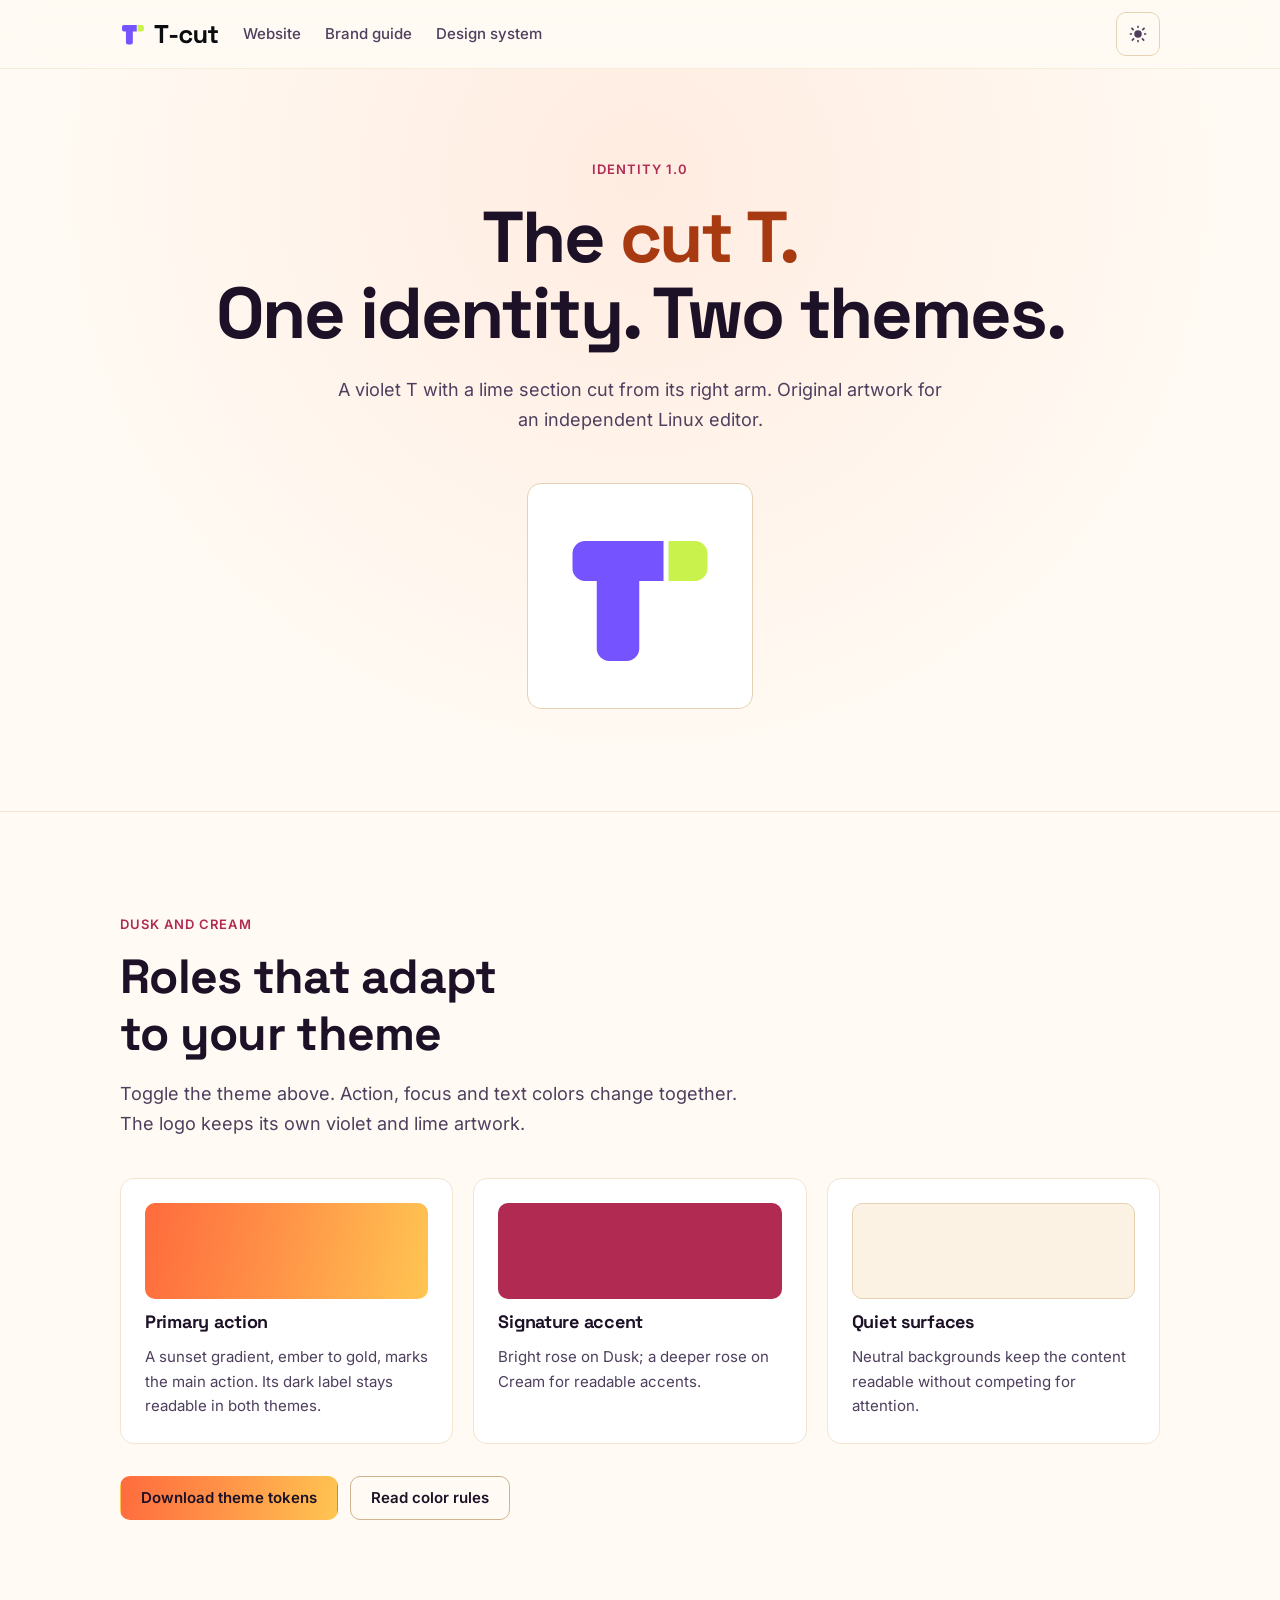
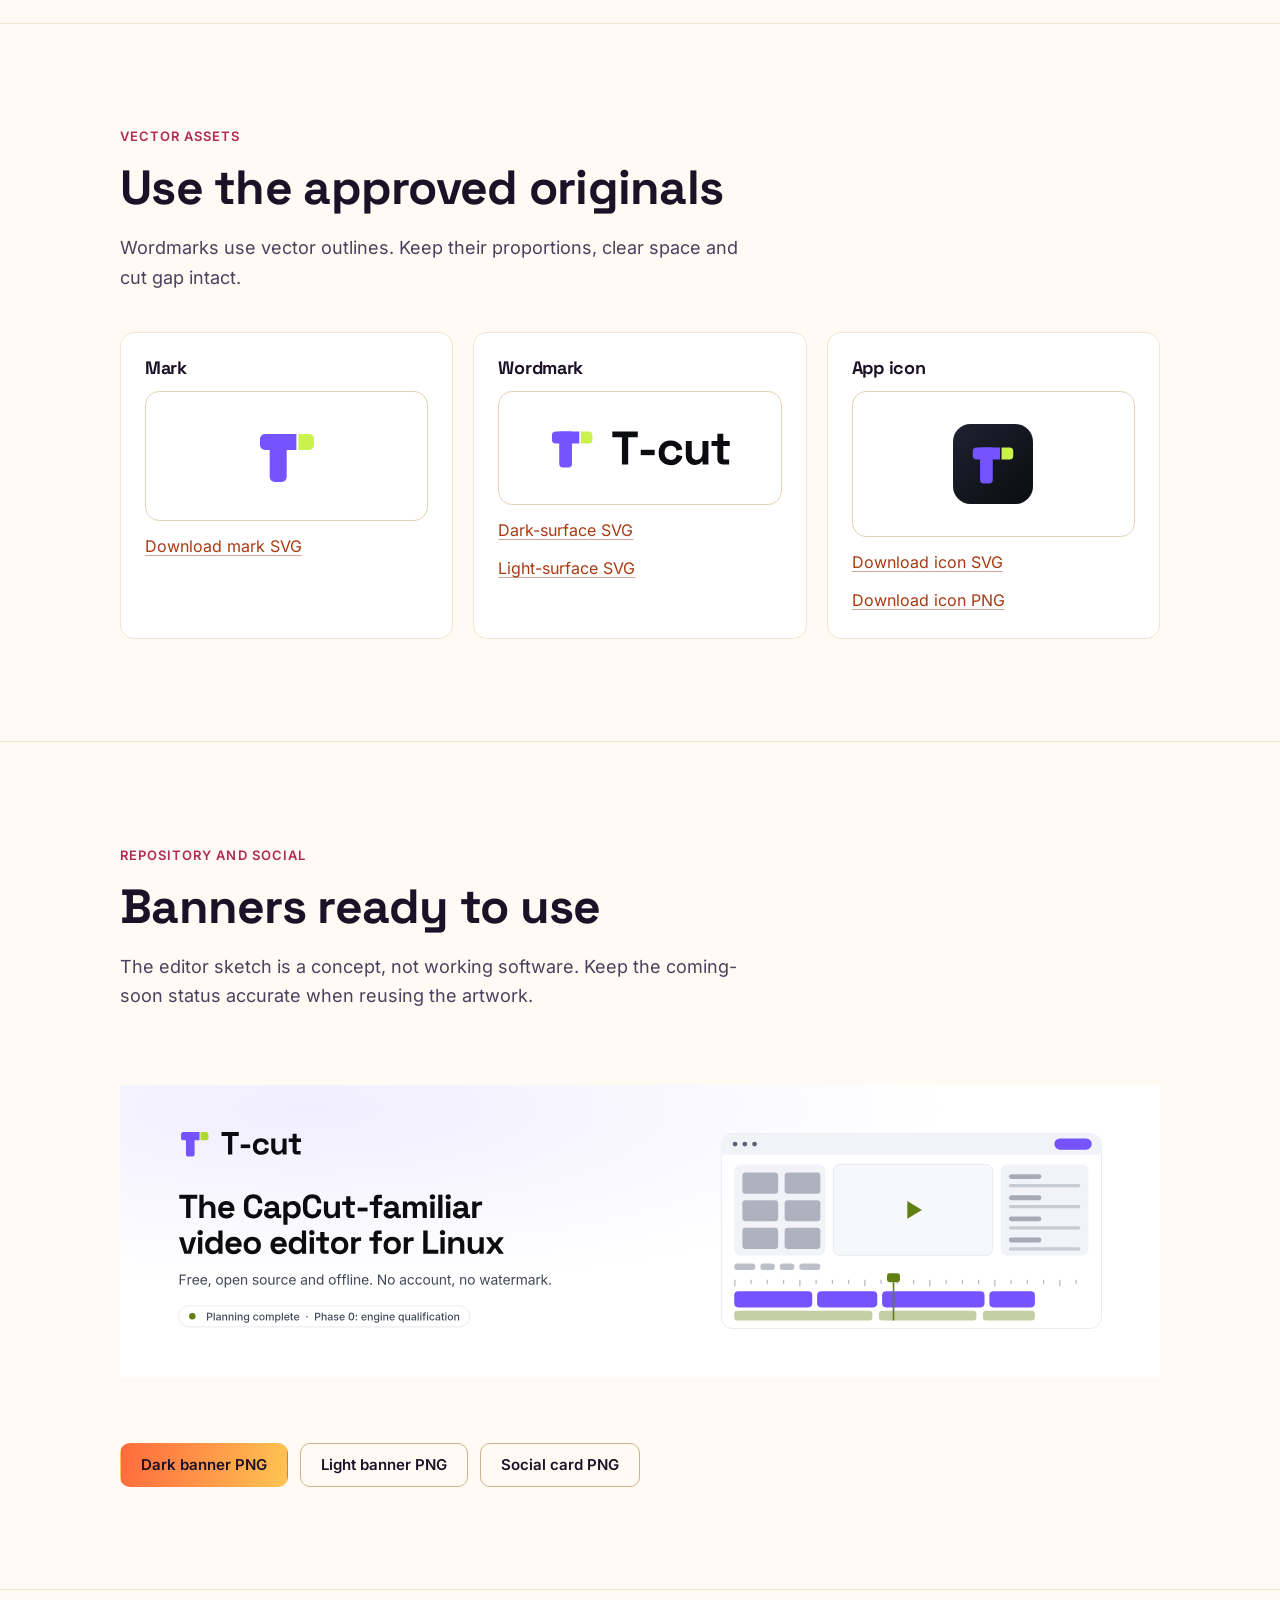
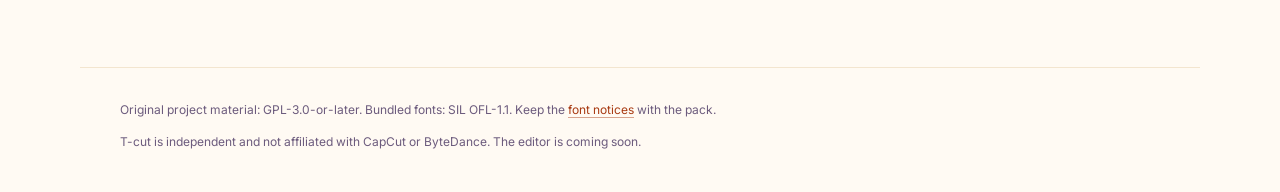
<file: docs/brand/index.html>
<!doctype html>
<html lang="en" data-theme="dark">
<head>
<meta charset="utf-8">
<meta name="viewport" content="width=device-width, initial-scale=1">
<title>T-cut brand kit | Logos, themes and design system</title>
<meta name="description" content="The original T-cut identity: the cut T in violet and lime, the golden-hour website palette with Dusk and Cream themes, banners, icons and reusable design tokens.">
<meta name="theme-color" content="#0d0816">
<meta name="color-scheme" content="dark light">
<link rel="canonical" href="https://twarga.github.io/T-cut/brand/">
<link rel="icon" href="../assets/brand/favicon.svg" type="image/svg+xml">
<link rel="stylesheet" href="../assets/tokens.css">
<link rel="stylesheet" href="../assets/site.css">
<script>
(function () { try {
  var t = localStorage.getItem("tcut-theme");
  if (t !== "light" && t !== "dark") t = matchMedia("(prefers-color-scheme: light)").matches ? "light" : "dark";
  document.documentElement.setAttribute("data-theme", t);
} catch (e) {} })();
</script>
</head>
<body>
<a class="skip-link" href="#main">Skip to content</a>
<header class="site-header">
  <div class="container site-header-inner">
    <a class="brand-link" href="../" aria-label="T-cut home">
      <img class="brand-logo-dark" src="../assets/brand/logo-lockup-dark.svg" width="122" height="32" alt="T-cut">
      <img class="brand-logo-light" src="../assets/brand/logo-lockup-light.svg" width="122" height="32" alt="T-cut">
    </a>
    <nav class="site-nav" aria-label="Brand navigation"><ul>
      <li><a href="../">Website</a></li>
      <li><a href="https://github.com/Twarga/T-cut/blob/main/docs/brand/brand-guidelines.md">Brand guide</a></li>
      <li><a href="https://github.com/Twarga/T-cut/blob/main/docs/brand/design-system.md">Design system</a></li>
    </ul></nav>
    <div class="header-actions">
      <button type="button" class="theme-toggle" data-theme-toggle hidden aria-label="Switch to light theme" aria-pressed="false">
        <svg class="icon icon-moon" viewBox="0 0 24 24" aria-hidden="true"><path d="M12.7 2a9.1 9.1 0 1 0 9.3 11.9A7.6 7.6 0 0 1 12.7 2Z"/></svg>
        <svg class="icon icon-sun" viewBox="0 0 24 24" aria-hidden="true"><circle cx="12" cy="12" r="5"/><path d="M11 1h2v3h-2zM11 20h2v3h-2zM1 11h3v2H1zM20 11h3v2h-3zM4 3l3 3-1.5 1.5-3-3zM18 17l3 3-1.5 1.5-3-3zM3 20l3-3 1.5 1.5-3 3zM17 6l3-3 1.5 1.5-3 3z"/></svg>
      </button>
    </div>
  </div>
</header>
<main id="main" tabindex="-1">
  <section class="hero">
    <div class="container hero-inner">
      <div class="hero-copy">
        <span class="eyebrow">Identity 1.0</span>
        <h1>The <span class="hero-emphasis">cut T.</span><br>One identity. Two themes.</h1>
        <p class="hero-lede">A violet T with a lime section cut from its right arm. Original artwork for an independent Linux editor.</p>
      </div>
      <div class="brand-example"><img src="../assets/brand/logo-mark.svg" width="160" height="160" alt="T-cut’s original mark: a violet T with a lime section separated from its right arm."></div>
    </div>
  </section>
  <section class="section">
    <div class="container">
      <div class="section-head"><span class="eyebrow">Dusk and Cream</span><h2>Roles that adapt to your theme</h2><p>Toggle the theme above. Action, focus and text colors change together. The logo keeps its own violet and lime artwork.</p></div>
      <ul class="card-grid">
        <li class="feature-card"><div class="brand-swatch brand-swatch-primary" aria-hidden="true"></div><h3>Primary action</h3><p>A sunset gradient, ember to gold, marks the main action. Its dark label stays readable in both themes.</p></li>
        <li class="feature-card"><div class="brand-swatch brand-swatch-signature" aria-hidden="true"></div><h3>Signature accent</h3><p>Bright rose on Dusk; a deeper rose on Cream for readable accents.</p></li>
        <li class="feature-card"><div class="brand-swatch brand-swatch-surface" aria-hidden="true"></div><h3>Quiet surfaces</h3><p>Neutral backgrounds keep the content readable without competing for attention.</p></li>
      </ul>
      <div class="cluster brand-downloads"><a class="btn btn-primary" href="../assets/tokens.css" download>Download theme tokens</a><a class="btn btn-secondary" href="https://github.com/Twarga/T-cut/blob/main/docs/brand/brand-guidelines.md">Read color rules</a></div>
    </div>
  </section>
  <section class="section">
    <div class="container">
      <div class="section-head"><span class="eyebrow">Vector assets</span><h2>Use the approved originals</h2><p>Wordmarks use vector outlines. Keep their proportions, clear space and cut gap intact.</p></div>
      <ul class="card-grid">
        <li class="feature-card"><h3>Mark</h3><div class="brand-example"><img src="../assets/brand/logo-mark.svg" width="64" height="64" alt="T-cut mark"></div><a href="../assets/brand/logo-mark.svg" download>Download mark SVG</a></li>
        <li class="feature-card"><h3>Wordmark</h3><div class="brand-example"><img class="brand-logo-dark" src="../assets/brand/logo-lockup-dark.svg" width="184" height="48" alt="T-cut dark-surface wordmark"><img class="brand-logo-light" src="../assets/brand/logo-lockup-light.svg" width="184" height="48" alt="T-cut light-surface wordmark"></div><a href="../assets/brand/logo-lockup-dark.svg" download>Dark-surface SVG</a><a href="../assets/brand/logo-lockup-light.svg" download>Light-surface SVG</a></li>
        <li class="feature-card"><h3>App icon</h3><div class="brand-example"><img src="../assets/brand/icon.svg" width="80" height="80" alt="Rounded dark T-cut icon"></div><a href="../assets/brand/icon.svg" download>Download icon SVG</a><a href="../assets/brand/icon.png" download>Download icon PNG</a></li>
      </ul>
    </div>
  </section>
  <section class="section">
    <div class="container">
      <div class="section-head"><span class="eyebrow">Repository and social</span><h2>Banners ready to use</h2><p>The editor sketch is a concept, not working software. Keep the coming-soon status accurate when reusing the artwork.</p></div>
      <picture><source media="(prefers-color-scheme: light)" srcset="../assets/brand/banner-light.svg"><img src="../assets/brand/banner.svg" alt="T-cut banner with its name, Linux editor goal and planning status." width="1280" height="360"></picture>
      <div class="cluster brand-downloads"><a class="btn btn-primary" href="../assets/brand/banner.png" download>Dark banner PNG</a><a class="btn btn-secondary" href="../assets/brand/banner-light.png" download>Light banner PNG</a><a class="btn btn-secondary" href="../assets/brand/og-image.png" download>Social card PNG</a></div>
    </div>
  </section>
</main>
<footer class="site-footer"><div class="container footer-legal"><p>Original project material: GPL-3.0-or-later. Bundled fonts: SIL OFL-1.1. Keep the <a href="https://github.com/Twarga/T-cut/blob/main/THIRD_PARTY_NOTICES.md">font notices</a> with the pack.</p><p>T-cut is independent and not affiliated with CapCut or ByteDance. The editor is coming soon.</p></div></footer>
<script src="../assets/site.js" defer></script>
</body>
</html>
</file>
<file: docs/assets/tokens.css>
/* T-cut design tokens: single source of truth.
 * Layer 1 primitives (raw palette) -> Layer 2 semantic roles -> consumed by components.
 * Never consume a primitive directly in a component; use the semantic role.
 * Default HTML theme is dark; the site respects an OS or explicit theme choice.
 */

/* ---------- Layer 1: primitives ---------- */
:root {
  /* Violet: brand and primary action.
   * Measured against #ffffff labels and the #0b0c10 dark base:
   *   400 #9270ff  text on dark 5.57 OK  | white label 3.51 NOT a button bg
   *   500 #7553ff  white label  4.73 OK  | text on dark 4.13 NOT body text
   *   600 #6b47f5  white label  5.46 OK
   *   700 #5634d6  white label  7.35 OK
   * So: links/body text on dark use 400; filled buttons use 600/500/700. */
  --violet-50:  #f2eeff;
  --violet-100: #e4dcff;
  --violet-200: #c9b8ff;
  --violet-300: #ad94ff;
  --violet-400: #9270ff;
  --violet-500: #7553ff;
  --violet-600: #6b47f5;
  --violet-700: #5634d6;
  --violet-800: #4228a8;
  --violet-900: #2e1c75;

  /* Lime, the signature "cut" accent: playhead, focus, markers */
  --lime-200: #eefdc4;
  --lime-300: #e2fb97;
  --lime-400: #d4f86b;
  --lime-500: #c9f24d;
  --lime-600: #aedb2e;
  --lime-700: #8cb31f;
  --lime-800: #627f14; /* light-theme accent: 4.60 on white */

  /* Ink, cool neutral ramp */
  --ink-0:   #ffffff;
  --ink-25:  #f7f8fc;
  --ink-50:  #f1f3f9;
  --ink-100: #e4e7f0;
  --ink-200: #cbd0de;
  --ink-300: #a7aec2;
  --ink-400: #7d8599;
  --ink-500: #5b6275;
  --ink-600: #414757;
  --ink-700: #2e333f;
  --ink-750: #232733;
  --ink-800: #1c1f27;
  --ink-900: #14161c;
  --ink-950: #0b0c10;
  --ink-980: #07080b;

  /* Status hues, deliberately distinct in hue from brand violet and lime */
  --blue-400:  #4da3ff;
  --blue-600:  #1d6fd4;
  --green-400: #34d399;
  --green-600: #0d855b; /* 4.64 on white */
  --amber-400: #fbbf24;
  --amber-600: #9a6d00; /* 4.60 on white */
  --red-400:   #ff5d5d;
  --red-600:   #d32b2b;

  /* Golden hour: the site palette. Dusk (dark surfaces), Cream (light surfaces)
   * and the sunset accents Ember, Gold and Rose. Violet, lime and ink above stay
   * for the logo artwork and the editor concept. Ratios measured, see brand guide. */
  --dusk-980: #07040c;
  --dusk-950: #0d0816;
  --dusk-900: #160f22;
  --dusk-850: #120b1d;
  --dusk-800: #201733;
  --dusk-750: #2a1f40;
  --dusk-700: #3a2d55;
  --dusk-600: #54466f;
  --dusk-400: #a497b8;  /* 7.24 on dusk-950 */
  --dusk-300: #d2c6de;  /* 12.10 on dusk-950 */

  --cream-0:   #ffffff;
  --cream-25:  #fffaf3;
  --cream-50:  #fbf2e4;
  --cream-100: #f3e5cf;
  --cream-200: #e6d2b3;
  --cream-300: #cfb48d;
  --cream-ink: #fff8ee;  /* text on dusk: 18.73 */

  --plum-900: #1c1126;   /* text on cream-25: 17.47 */
  --plum-700: #4e3f5e;   /* 9.21 on cream-25 */
  --plum-500: #6c5b7d;   /* 5.89 on cream-25 */

  --ember-300: #ff8a5c;  /* 8.50 on dusk-950 */
  --ember-500: #ff6b3d;  /* dusk-950 label 6.98 */
  --ember-600: #f2702e;
  --ember-800: #a83a12;  /* 6.17 on cream-25 */
  --ember-900: #7f2a0b;
  --gold-300:  #ffdc8f;
  --gold-400:  #ffc552;  /* 12.56 on dusk-950 */
  --rose-400:  #ff6f9a;  /* 7.52 on dusk-950 */
  --rose-700:  #b02a52;  /* 6.13 on cream-25 */
  --magenta-700: #8a2d5c;

  --grad-sunset: linear-gradient(100deg, var(--ember-500) 0%, #ff9147 45%, var(--gold-400) 100%);
}

/* ---------- Layer 2: semantic roles (dark "Dusk", default) ---------- */
:root {
  color-scheme: dark;

  --surface-sunken:  var(--dusk-980);
  --surface-base:    var(--dusk-950);
  --surface-raised:  var(--dusk-900);
  --surface-overlay: var(--dusk-800);
  --surface-inset:   var(--dusk-850);

  --border-subtle:  var(--dusk-750);
  --border-default: var(--dusk-700);
  --border-strong:  var(--dusk-600);

  --text-primary:   var(--cream-ink);
  --text-secondary: var(--dusk-300);
  --text-muted:     var(--dusk-400);
  --text-inverse:   var(--dusk-950);
  --text-on-accent: var(--dusk-950);
  --text-link: var(--gold-400);
  --text-link-hover: var(--gold-300);
  --selection-bg: color-mix(in srgb, var(--rose-400) 40%, transparent);
  --hero-wash: color-mix(in srgb, var(--rose-400) 14%, transparent);

  /* Filled button: sunset gradient with a dark label (6.98 at its darkest stop).
   * The solid values are the fallback and the hover/press states. */
  --action-primary-bg:       var(--ember-500);
  --action-primary-bg-hover: var(--gold-400);
  --action-primary-bg-press: var(--ember-600);
  --action-primary-fg:       var(--text-on-accent);
  --action-primary-image:    var(--grad-sunset);

  --action-secondary-bg:       transparent;
  --action-secondary-bg-hover: var(--surface-overlay);
  --action-secondary-fg:       var(--text-primary);
  --action-secondary-border:   var(--border-strong);

  --accent-signature: var(--rose-400);
  --accent-signature-dim: var(--magenta-700);
  --focus-ring: var(--gold-400);

  /* Gradient for large display numbers and emphasis (large text, 3:1 minimum). */
  --grad-display: linear-gradient(100deg, var(--rose-400), var(--ember-300) 50%, var(--gold-400));

  /* Hero sky and landscape, drawn in index.html and tinted per theme. */
  --sky-0: var(--dusk-950);
  --sky-1: #1f0f33;
  --sky-2: #4a1a4f;
  --sky-3: #a8355a;
  --sky-4: #ff7a4c;
  --land-far: #5a2150;
  --land-mid: #331339;
  --land-near: #1a0a22;
  --lake: #12081b;
  --sun-core: #ffe7a3;
  --sun-edge: #ff8a4c;
  --stars: 1;

  --status-info-fg:    var(--blue-400);
  --status-success-fg: var(--green-400);
  --status-warning-fg: var(--amber-400);
  --status-error-fg:   var(--red-400);
  --status-info-bg:    color-mix(in srgb, var(--blue-400) 12%, transparent);
  --status-success-bg: color-mix(in srgb, var(--green-400) 12%, transparent);
  --status-warning-bg: color-mix(in srgb, var(--amber-400) 12%, transparent);
  --status-error-bg:   color-mix(in srgb, var(--red-400) 12%, transparent);

  --shadow-sm: 0 1px 2px rgb(0 0 0 / 0.5);
  --shadow-md: 0 6px 20px -4px rgb(0 0 0 / 0.55);
  --shadow-lg: 0 32px 80px -20px rgb(0 0 0 / 0.75);
  --glow-brand: 0 0 0 1px color-mix(in srgb, var(--ember-500) 40%, transparent),
                0 18px 60px -14px color-mix(in srgb, var(--ember-500) 50%, transparent);
}

/* ---------- Layer 2b: light theme ("Cream") ---------- */
[data-theme="light"] {
  color-scheme: light;

  --surface-sunken:  var(--cream-100);
  --surface-base:    var(--cream-25);
  --surface-raised:  var(--cream-0);
  --surface-overlay: var(--cream-50);
  --surface-inset:   var(--cream-50);

  --border-subtle:  var(--cream-100);
  --border-default: var(--cream-200);
  --border-strong:  var(--cream-300);

  --text-primary:   var(--plum-900);
  --text-secondary: var(--plum-700);
  --text-muted:     var(--plum-500);
  --text-inverse:   var(--cream-25);
  --text-on-accent: var(--plum-900);
  --text-link: var(--ember-800);
  --text-link-hover: var(--ember-900);
  --selection-bg: #ffd9c4;
  --hero-wash: color-mix(in srgb, var(--ember-500) 10%, transparent);

  --action-primary-bg:       var(--ember-500);
  --action-primary-bg-hover: var(--gold-400);
  --action-primary-bg-press: var(--ember-600);

  --action-secondary-bg-hover: var(--cream-50);
  --action-secondary-border:   var(--cream-300);

  --accent-signature: var(--rose-700);
  --accent-signature-dim: var(--rose-400);
  --focus-ring: var(--ember-800);

  /* Darker stops keep large gradient text above 3:1 on cream. */
  --grad-display: linear-gradient(100deg, var(--rose-700), var(--ember-800) 55%, #8a4b00);

  --sky-0: var(--cream-25);
  --sky-1: #fff1e2;
  --sky-2: #ffdcc4;
  --sky-3: #ffb08a;
  --sky-4: #ff8a5c;
  --land-far: #f2937e;
  --land-mid: #c45b72;
  --land-near: #6e2a55;
  --lake: #4a1d45;
  --sun-core: #fff4d1;
  --sun-edge: #ffb35c;
  --stars: 0;

  --status-info-fg:    color-mix(in srgb, var(--blue-600) 85%, var(--ink-950));
  --status-success-fg: color-mix(in srgb, var(--green-600) 85%, var(--ink-950));
  --status-warning-fg: color-mix(in srgb, var(--amber-600) 85%, var(--ink-950));
  --status-error-fg:   color-mix(in srgb, var(--red-600) 85%, var(--ink-950));

  --shadow-sm: 0 1px 2px rgb(60 30 20 / 0.08);
  --shadow-md: 0 8px 24px -6px rgb(60 30 20 / 0.14);
  --shadow-lg: 0 32px 72px -22px rgb(74 29 69 / 0.32);
  --glow-brand: 0 0 0 1px color-mix(in srgb, var(--ember-800) 24%, transparent),
                0 16px 48px -16px color-mix(in srgb, var(--ember-500) 34%, transparent);
}

/* ---------- Typography ---------- */
:root {
  --font-display: "Space Grotesk", "Cantarell", ui-sans-serif, system-ui, sans-serif;
  --font-body: "Inter", "Noto Sans", ui-sans-serif, system-ui, sans-serif;
  --font-mono: ui-monospace, "JetBrains Mono", "DejaVu Sans Mono", monospace;

  /* Fluid scale. Display sizes stay readable at 320px and do not overshoot at 1440px. */
  --text-display-1: clamp(2.5rem, 1.6rem + 4.2vw, 4.5rem);
  --text-display-2: clamp(2rem, 1.5rem + 2.4vw, 3rem);
  --text-h1: clamp(1.75rem, 1.4rem + 1.6vw, 2.5rem);
  --text-h2: clamp(1.375rem, 1.2rem + 0.9vw, 1.75rem);
  --text-h3: 1.125rem;
  --text-body-lg: 1.125rem;
  --text-body: 1rem;
  --text-body-sm: 0.9375rem;
  --text-label: 0.8125rem;
  --text-micro: 0.75rem;

  --leading-tight: 1.05;
  --leading-snug: 1.2;
  --leading-normal: 1.5;
  --leading-relaxed: 1.65;

  --tracking-tight: -0.03em;
  --tracking-snug: -0.015em;
  --tracking-normal: 0;
  --tracking-wide: 0.08em;

  --weight-regular: 400;
  --weight-medium: 500;
  --weight-semibold: 600;
  --weight-bold: 700;
}

/* ---------- Space, shape, motion, layout ---------- */
:root {
  --space-1: 0.25rem;
  --space-2: 0.5rem;
  --space-3: 0.75rem;
  --space-4: 1rem;
  --space-5: 1.25rem;
  --space-6: 1.5rem;
  --space-8: 2rem;
  --space-10: 2.5rem;
  --space-12: 3rem;
  --space-16: 4rem;
  --space-20: 5rem;
  --space-24: 6rem;
  --space-32: 8rem;

  --section-y: clamp(4rem, 8vw, 7.5rem);

  --radius-sm: 6px;
  --radius-md: 10px;
  --radius-lg: 14px;
  --radius-xl: 20px;
  --radius-2xl: 28px;
  --radius-full: 999px;

  --border-width: 1px;
  --focus-width: 2px;
  --focus-offset: 2px;

  --duration-fast: 120ms;
  --duration-base: 200ms;
  --duration-slow: 320ms;
  --ease-out: cubic-bezier(0.2, 0.8, 0.2, 1);
  --ease-in-out: cubic-bezier(0.4, 0, 0.2, 1);

  --container-max: 1120px;
  --container-narrow: 720px;
  --container-gutter: clamp(1rem, 4vw, 2.5rem);

  --tap-min: 44px;

  --layer-base: 0;
  --layer-raised: 10;
  --layer-sticky: 100;
  --layer-overlay: 1000;
}

@media (prefers-reduced-motion: reduce) {
  :root {
    --duration-fast: 1ms;
    --duration-base: 1ms;
    --duration-slow: 1ms;
  }
}
</file>
<file: docs/assets/site.css>
/* T-cut site styles. Consumes semantic tokens from tokens.css.
 * Layers: fonts -> reset/base -> layout primitives -> shared components -> home page -> brand kit.
 * Art direction: "golden hour". Drawn landscapes carry the sunset palette; fixed colors
 * appear only inside illustrations, the always-dark editor concept and the promise cards.
 */

/* ---------- Self-hosted fonts (no CDN, no tracking) ---------- */
@font-face {
  font-family: "Inter";
  src: url("fonts/inter-latin.woff2") format("woff2");
  font-weight: 400 700;
  font-style: normal;
  font-display: swap;
  unicode-range: U+0000-00FF, U+0131, U+0152-0153, U+02BB-02BC, U+02C6, U+02DA,
    U+02DC, U+0304, U+0308, U+0329, U+2000-206F, U+20AC, U+2122, U+2191, U+2193,
    U+2212, U+2215, U+FEFF, U+FFFD;
}
@font-face {
  font-family: "Space Grotesk";
  src: url("fonts/space-grotesk-latin.woff2") format("woff2");
  font-weight: 300 700;
  font-style: normal;
  font-display: swap;
  unicode-range: U+0000-00FF, U+0131, U+0152-0153, U+02BB-02BC, U+02C6, U+02DA,
    U+02DC, U+0304, U+0308, U+0329, U+2000-206F, U+20AC, U+2122, U+2191, U+2193,
    U+2212, U+2215, U+FEFF, U+FFFD;
}

/* Lets the roadmap sun travel along its arc instead of cutting straight across. */
@property --p {
  syntax: "<number>";
  inherits: true;
  initial-value: 1;
}

/* ---------- Reset and base ---------- */
*,
*::before,
*::after { box-sizing: border-box; }

html {
  -webkit-text-size-adjust: 100%;
  scroll-behavior: smooth;
  /* Keeps keyboard focus clear of the floating status bar on the home page. */
  scroll-padding-bottom: 6rem;
}

@media (prefers-reduced-motion: reduce) {
  html { scroll-behavior: auto; }
}

body {
  margin: 0;
  background: var(--surface-base);
  color: var(--text-primary);
  font-family: var(--font-body);
  font-size: var(--text-body);
  line-height: var(--leading-relaxed);
  -webkit-font-smoothing: antialiased;
  text-rendering: optimizeLegibility;
}

section[id], main[id], .phase-panel { scroll-margin-top: 6rem; }

h1, h2, h3, h4 {
  font-family: var(--font-display);
  font-weight: var(--weight-bold);
  margin: 0;
  color: var(--text-primary);
  text-wrap: balance;
}

h1 { font-size: var(--text-display-1); line-height: var(--leading-tight); letter-spacing: var(--tracking-tight); }
h2 { font-size: var(--text-display-2); line-height: var(--leading-snug); letter-spacing: var(--tracking-snug); }
h3 { font-size: var(--text-h2); line-height: var(--leading-snug); letter-spacing: var(--tracking-snug); }
h4 { font-size: var(--text-h3); line-height: var(--leading-snug); }

p { margin: 0; }

a {
  color: var(--text-link);
  text-decoration-color: color-mix(in srgb, var(--text-link) 45%, transparent);
  text-underline-offset: 3px;
  transition: color var(--duration-fast) var(--ease-out);
}
a:hover { color: var(--text-link-hover); text-decoration-color: currentColor; }

img, svg { display: block; max-width: 100%; }

/* Must outrank the `svg { display: block }` rule above, or a hidden SVG
 * sprite sheet still takes up layout space. */
:root [hidden] { display: none; }

/* Scene sprite: gradients inside a display:none SVG do not render, so this
 * sheet stays in the layout at zero size. */
.sprite { position: absolute; width: 0; height: 0; overflow: hidden; }

ul, ol { margin: 0; padding: 0; }

:focus-visible {
  outline: var(--focus-width) solid var(--focus-ring);
  outline-offset: var(--focus-offset);
  border-radius: var(--radius-sm);
}

::selection {
  background: var(--selection-bg);
  color: var(--text-primary);
}

/* ---------- Layout primitives ---------- */
.container {
  width: 100%;
  max-width: var(--container-max);
  margin-inline: auto;
  padding-inline: var(--container-gutter);
}

.container-narrow { max-width: var(--container-narrow); }

.cluster {
  display: flex;
  flex-wrap: wrap;
  align-items: center;
  gap: var(--space-3);
}

.section {
  padding-block: var(--section-y);
  border-top: var(--border-width) solid var(--border-subtle);
}

.section-head {
  max-width: 62ch;
  margin-bottom: var(--space-10);
}

.section-head p {
  margin-top: var(--space-4);
  color: var(--text-secondary);
  font-size: var(--text-body-lg);
}

.eyebrow {
  display: block;
  font-family: var(--font-body);
  font-size: var(--text-label);
  font-weight: var(--weight-semibold);
  letter-spacing: var(--tracking-wide);
  text-transform: uppercase;
  color: var(--accent-signature);
  margin-bottom: var(--space-3);
}

.lede { color: var(--text-secondary); font-size: var(--text-body-lg); }

.visually-hidden {
  position: absolute;
  width: 1px; height: 1px;
  padding: 0; margin: -1px;
  overflow: hidden;
  clip-path: inset(50%);
  white-space: nowrap;
}

/* The brand "slice": a flat-edged accent rule echoing the logo's cut. */
.slice {
  width: 44px;
  height: 4px;
  border-radius: 0 var(--radius-sm) var(--radius-sm) 0;
  background: var(--accent-signature);
  border-left: 10px solid var(--action-primary-bg);
}

/* Gradient text for large display type only (3:1 minimum is measured per theme). */
.grad-text {
  color: var(--text-link);
  background: var(--grad-display);
  -webkit-background-clip: text;
          background-clip: text;
  -webkit-text-fill-color: transparent;
}

/* ---------- Skip link ---------- */
.skip-link {
  position: absolute;
  left: var(--space-4);
  top: calc(-1 * var(--space-16));
  z-index: var(--layer-overlay);
  padding: var(--space-3) var(--space-4);
  background: var(--action-primary-bg);
  color: var(--action-primary-fg);
  border-radius: var(--radius-md);
  font-weight: var(--weight-semibold);
  text-decoration: none;
  transition: top var(--duration-base) var(--ease-out);
}
.skip-link:focus { top: var(--space-4); color: var(--action-primary-fg); }

/* ---------- Buttons ---------- */
.btn {
  display: inline-flex;
  align-items: center;
  justify-content: center;
  gap: var(--space-2);
  min-height: var(--tap-min);
  padding: var(--space-3) var(--space-5);
  border: var(--border-width) solid transparent;
  border-radius: var(--radius-md);
  font-family: var(--font-body);
  font-size: var(--text-body-sm);
  font-weight: var(--weight-semibold);
  line-height: 1.2;
  text-align: center;
  text-decoration: none;
  cursor: pointer;
  transition: background-color var(--duration-fast) var(--ease-out),
              border-color var(--duration-fast) var(--ease-out),
              color var(--duration-fast) var(--ease-out),
              box-shadow var(--duration-base) var(--ease-out),
              transform var(--duration-base) var(--ease-out);
}

/* Primary: the sunset gradient with a dark label. Hover lifts it and lights the glow. */
.btn-primary {
  background-color: var(--action-primary-bg);
  background-image: var(--action-primary-image, none);
  color: var(--action-primary-fg);
}
.btn-primary:hover { color: var(--action-primary-fg); box-shadow: var(--glow-brand); transform: translateY(-1px); }
.btn-primary:active { background-image: none; background-color: var(--action-primary-bg-press); transform: none; }

.btn-secondary {
  background: var(--action-secondary-bg);
  color: var(--action-secondary-fg);
  border-color: var(--action-secondary-border);
}
.btn-secondary:hover {
  background: var(--action-secondary-bg-hover);
  color: var(--action-secondary-fg);
  border-color: var(--border-strong);
}

/* Inverted button: dark on Cream, light on Dusk. Used for section-level actions. */
.btn-ink { background: var(--text-primary); color: var(--surface-base); }
.btn-ink:hover { background: var(--text-secondary); color: var(--surface-base); }

/* Filled neutral button for the second action next to a primary one. */
.btn-quiet { background: color-mix(in srgb, var(--text-primary) 9%, transparent); color: var(--text-primary); }
.btn-quiet:hover { background: color-mix(in srgb, var(--text-primary) 15%, transparent); color: var(--text-primary); }

/* Frosted button: the only glass on the page, used once over the hero sky. */
.btn-glass {
  background: rgb(255 255 255 / 0.1);
  color: var(--text-primary);
  border-color: rgb(255 255 255 / 0.22);
  backdrop-filter: blur(10px);
}
.btn-glass:hover { background: rgb(255 255 255 / 0.18); color: var(--text-primary); }
[data-theme="light"] .btn-glass { background: rgb(255 255 255 / 0.6); border-color: rgb(28 17 38 / 0.12); }
[data-theme="light"] .btn-glass:hover { background: rgb(255 255 255 / 0.85); }

.btn-sm { min-height: var(--tap-min); padding: var(--space-2) var(--space-4); font-size: var(--text-label); }
.btn-lg { min-height: 3.5rem; padding: var(--space-4) var(--space-8); font-size: 1.0625rem; border-radius: var(--radius-lg); }

.icon { width: 1em; height: 1em; flex: none; fill: currentColor; }

/* ---------- Header ---------- */
.site-header {
  position: sticky;
  top: 0;
  z-index: var(--layer-sticky);
  background: color-mix(in srgb, var(--surface-base) 82%, transparent);
  backdrop-filter: blur(14px) saturate(1.3);
  border-bottom: var(--border-width) solid color-mix(in srgb, var(--border-subtle) 70%, transparent);
}

.site-header-inner {
  display: flex;
  align-items: center;
  gap: var(--space-6);
  min-height: 64px;
  padding-block: var(--space-3);
  flex-wrap: wrap;
}

.brand-link { display: inline-flex; align-items: center; flex: none; min-height: var(--tap-min); }
.brand-link img { height: 26px; width: auto; }
.brand-logo-light { display: none; }
[data-theme="light"] .brand-logo-dark { display: none; }
[data-theme="light"] .brand-logo-light { display: block; }

.site-nav ul { display: flex; flex-wrap: wrap; gap: var(--space-6); list-style: none; }
.site-nav a {
  display: inline-flex;
  align-items: center;
  min-height: var(--tap-min);
  color: var(--text-secondary);
  font-size: var(--text-body-sm);
  font-weight: var(--weight-medium);
  text-decoration: none;
}
.site-nav a:hover { color: var(--text-primary); }

.header-actions { display: flex; align-items: center; gap: var(--space-2); flex: none; margin-inline-start: auto; }

@media (max-width: 59.99rem) {
  .site-header-inner { gap: var(--space-2); }
  .site-nav { order: 3; width: 100%; }
  .site-nav ul { gap: var(--space-1) var(--space-5); }
}

@media (max-width: 35rem) {
  .site-header { position: relative; }
  .header-github { display: none; }
}

.theme-toggle {
  display: inline-flex;
  align-items: center;
  justify-content: center;
  width: var(--tap-min);
  height: var(--tap-min);
  background: transparent;
  color: var(--text-secondary);
  border: var(--border-width) solid var(--border-default);
  border-radius: var(--radius-md);
  cursor: pointer;
}
.theme-toggle:hover { color: var(--text-primary); border-color: var(--border-strong); }
.theme-toggle .icon { width: 18px; height: 18px; }
.theme-toggle .icon-sun { display: none; }
[data-theme="light"] .theme-toggle .icon-sun { display: block; }
[data-theme="light"] .theme-toggle .icon-moon { display: none; }

/* ---------- Generic hero (brand kit) ---------- */
.hero {
  padding-block: clamp(3.5rem, 7vw, 6.5rem) var(--section-y);
  background: radial-gradient(ellipse at 50% 15%, var(--hero-wash), transparent 65%);
}
.hero-inner { display: grid; gap: var(--space-12); justify-items: center; }
.hero-copy { max-width: 960px; text-align: center; }
.hero h1 { margin-block: var(--space-5) var(--space-6); }
.hero-emphasis { color: var(--text-link); }
.hero-lede { color: var(--text-secondary); font-size: var(--text-body-lg); max-width: 56ch; margin-inline: auto; }

/* ---------- Cards (brand kit) ---------- */
.card-grid {
  display: grid;
  gap: var(--space-5);
  grid-template-columns: repeat(auto-fit, minmax(min(100%, 16rem), 1fr));
  list-style: none;
}

.feature-card {
  display: flex;
  flex-direction: column;
  gap: var(--space-3);
  padding: var(--space-6);
  background: var(--surface-raised);
  border: var(--border-width) solid var(--border-subtle);
  border-radius: var(--radius-lg);
  transition: border-color var(--duration-base) var(--ease-out);
}
.feature-card:hover { border-color: var(--border-strong); }
.feature-card h3 { font-size: var(--text-h3); font-family: var(--font-display); }
.feature-card p { color: var(--text-secondary); font-size: var(--text-body-sm); }

/* ======================================================================
 * Home page
 * ====================================================================== */
.home .section { border-top: 0; padding-block: clamp(3.5rem, 7vw, 6.5rem); }

/* Small sentence-case label above a section heading, led by a sunset rule. */
.kicker {
  display: inline-flex;
  align-items: center;
  gap: var(--space-3);
  margin-bottom: var(--space-4);
  color: var(--accent-signature);
  font-size: var(--text-body-sm);
  font-weight: var(--weight-semibold);
}
.kicker::before {
  content: "";
  width: 28px;
  height: 3px;
  border-radius: 2px;
  background: var(--grad-sunset);
}

/* Section heads: heading and summary on the left, one action on the right. */
.split-head {
  display: flex;
  flex-wrap: wrap;
  align-items: flex-end;
  justify-content: space-between;
  gap: var(--space-6) var(--space-10);
  margin-bottom: clamp(var(--space-8), 4vw, var(--space-12));
}
.split-head > div { max-width: 40rem; }
.split-head h2,
.center-head h2 {
  font-size: clamp(2.1rem, 1.35rem + 2.9vw, 3.6rem);
  line-height: 1.04;
  letter-spacing: -0.03em;
}
.split-head p:not(.kicker),
.center-head p:not(.kicker) { margin-top: var(--space-4); color: var(--text-secondary); font-size: var(--text-body-lg); }

.center-head { max-width: 44rem; margin: 0 auto clamp(var(--space-10), 5vw, var(--space-16)); text-align: center; }

/* Check list used in the accordion and roadmap panels. */
.ticks { list-style: none; display: grid; gap: var(--space-4); }
.ticks li {
  display: grid;
  grid-template-columns: 1.25rem minmax(0, 1fr);
  gap: var(--space-3);
  color: var(--text-secondary);
}
.ticks li::before {
  content: "";
  width: 1.25rem;
  height: 1.25rem;
  margin-top: 0.2em;
  background: var(--accent-signature);
  -webkit-mask: url("data:image/svg+xml,%3Csvg xmlns='http://www.w3.org/2000/svg' viewBox='0 0 16 16'%3E%3Cpath d='M6.2 11.3 3.5 8.6l1.1-1.1 1.6 1.6 5-5 1.1 1.1-6.1 6.1Z'/%3E%3C/svg%3E") center / contain no-repeat;
          mask: url("data:image/svg+xml,%3Csvg xmlns='http://www.w3.org/2000/svg' viewBox='0 0 16 16'%3E%3Cpath d='M6.2 11.3 3.5 8.6l1.1-1.1 1.6 1.6 5-5 1.1 1.1-6.1 6.1Z'/%3E%3C/svg%3E") center / contain no-repeat;
}

/* Drawn footage fills whatever box it is placed in. */
.scene { position: absolute; inset: 0; width: 100%; height: 100%; }

/* ---------- Hero: golden-hour landscape ---------- */
.home-hero { position: relative; }

.hero-sky {
  position: relative;
  overflow: hidden;
  padding-top: clamp(3.5rem, 9vw, 7rem);
  background: linear-gradient(180deg, var(--sky-0) 0%, var(--sky-1) 26%, var(--sky-2) 54%, var(--sky-3) 80%, var(--sky-4) 100%);
}

/* Film grain over sky and lake together (one surface, no seam): a cinema texture,
 * not a pattern. Static, no animation. The copy and the editor sit above it. */
.home-hero::after {
  content: "";
  position: absolute;
  inset: 0;
  pointer-events: none;
  opacity: 0.12;
  mix-blend-mode: overlay;
  background-image: url("data:image/svg+xml,%3Csvg xmlns='http://www.w3.org/2000/svg' width='220' height='220'%3E%3Cfilter id='n'%3E%3CfeTurbulence type='fractalNoise' baseFrequency='.85' numOctaves='3' stitchTiles='stitch'/%3E%3CfeColorMatrix values='0 0 0 0 1 0 0 0 0 1 0 0 0 0 1 0 0 0 .9 0'/%3E%3C/filter%3E%3Crect width='100%25' height='100%25' filter='url(%23n)'/%3E%3C/svg%3E");
}

/* Stars, placed by hand so they never read as a grid. Faded out on Cream. */
.hero-stars,
.closing-stars {
  position: absolute;
  inset: 0 0 45% 0;
  pointer-events: none;
  opacity: calc(var(--stars, 1) * 0.85);
  background:
    radial-gradient(circle at 6% 14%, #fff 0 1.2px, transparent 2px),
    radial-gradient(circle at 13% 42%, #fff 0 1px, transparent 1.6px),
    radial-gradient(circle at 21% 8%, #ffe7b0 0 1.5px, transparent 2.4px),
    radial-gradient(circle at 29% 30%, #fff 0 0.9px, transparent 1.5px),
    radial-gradient(circle at 37% 12%, #fff 0 1.1px, transparent 1.8px),
    radial-gradient(circle at 46% 4%, #fff 0 0.8px, transparent 1.4px),
    radial-gradient(circle at 58% 9%, #ffe7b0 0 1.3px, transparent 2.2px),
    radial-gradient(circle at 66% 34%, #fff 0 0.9px, transparent 1.5px),
    radial-gradient(circle at 74% 16%, #fff 0 1.2px, transparent 2px),
    radial-gradient(circle at 83% 6%, #fff 0 1px, transparent 1.6px),
    radial-gradient(circle at 90% 38%, #ffe7b0 0 1.4px, transparent 2.2px),
    radial-gradient(circle at 96% 20%, #fff 0 0.9px, transparent 1.5px);
}

.home-hero-copy { position: relative; z-index: 1; text-align: center; }

.home-hero h1 {
  max-width: 17ch;
  margin-inline: auto;
  font-size: clamp(2.7rem, 1.1rem + 6vw, 6rem);
  line-height: 1;
  letter-spacing: -0.04em;
}
.hero-accent {
  color: var(--text-link);
  background: var(--grad-display);
  -webkit-background-clip: text;
          background-clip: text;
  -webkit-text-fill-color: transparent;
  padding-bottom: 0.08em;
}

.home-hero-lede {
  max-width: 44rem;
  margin: var(--space-6) auto 0;
  color: var(--text-secondary);
  font-size: clamp(1.0625rem, 1rem + 0.35vw, 1.25rem);
}

.home-hero-actions {
  display: flex;
  flex-wrap: wrap;
  justify-content: center;
  gap: var(--space-3);
  margin-top: var(--space-10);
}

.home-hero-status {
  margin-top: var(--space-5);
  color: var(--text-secondary);
  font-size: var(--text-body-sm);
}

.hero-scene {
  position: relative;
  width: 100%;
  height: clamp(200px, 27vw, 440px);
  margin-top: clamp(var(--space-8), 5vw, var(--space-16));
  /* Overlap the lake below by a hair so no sky line shows between them. */
  margin-bottom: -2px;
}

/* The lake continues below the drawing; the editor concept rests on it. */
.hero-lake {
  padding-bottom: clamp(var(--space-10), 6vw, var(--space-20));
  background: linear-gradient(180deg, var(--lake) 0%, var(--lake) 38%, var(--surface-base) 78%);
}

/* Scene motion: the sun rises once on load, then sinks and the ridges drift as
 * the page scrolls. Purpose: a living first screen that stops when you do.
 * Skipped entirely with reduced motion; scroll-linked parts need browser support. */
@media (prefers-reduced-motion: no-preference) {
  .hs-sun-rise { animation: sun-rise 2200ms var(--ease-out) both; }
  @supports (animation-timeline: scroll()) {
    .hs-sun-sink,
    .hs-far,
    .hs-near,
    .hs-rings {
      animation-timing-function: linear;
      animation-fill-mode: both;
      animation-timeline: scroll(root);
      animation-range: 0 90vh;
    }
    .hs-sun-sink { animation-name: sun-sink; }
    .hs-rings { animation-name: sun-sink; }
    .hs-far { animation-name: drift-far; }
    .hs-near { animation-name: drift-near; }
  }
}
@keyframes sun-rise { from { transform: translateY(160px); } }
@keyframes sun-sink { to { transform: translateY(60px); } }
@keyframes drift-far { to { transform: translateY(28px); } }
@keyframes drift-near { to { transform: translateY(-18px); } }

/* ---------- Editor concept ---------- */
.stage {
  position: relative;
  z-index: 1;
  max-width: 1200px;
  margin: calc(-1 * clamp(40px, 6vw, 110px)) auto 0;
}
.stage figcaption {
  margin-top: var(--space-5);
  text-align: center;
  color: var(--text-secondary);
  font-size: var(--text-label);
}

/* The concept is always dark, like most video editors, so it reads the same on both themes. */
.ed {
  --ed-bg: #0f0b18;
  --ed-panel: #161021;
  --ed-line: #2a2238;
  --ed-text: #f1ebf5;
  --ed-dim: #9d93ad;
  display: grid;
  grid-template-columns: minmax(0, 1fr) minmax(0, 2.3fr) minmax(0, 1fr);
  grid-template-areas:
    "bar bar bar"
    "lib player insp"
    "tl tl tl";
  gap: 2px;
  padding: 2px;
  background: var(--ed-line);
  border-radius: var(--radius-2xl);
  overflow: hidden;
  color: var(--ed-text);
  font-family: var(--font-body);
  font-size: 12px;
  line-height: 1.3;
  box-shadow:
    0 0 0 1px rgb(255 255 255 / 0.06),
    0 0 0 10px color-mix(in srgb, var(--sun-edge) 16%, transparent),
    0 40px 120px -30px rgb(0 0 0 / 0.8);
}
.ed > * { background: var(--ed-bg); }

.ed-bar {
  grid-area: bar;
  display: flex;
  align-items: center;
  gap: 12px;
  padding: 10px 14px;
}
.ed-mark {
  width: 18px; height: 18px;
  background: url("brand/logo-mark.svg") center / contain no-repeat;
}
.ed-project { font-weight: 600; }
.ed-ratio { color: var(--ed-dim); }
.ed-export {
  margin-inline-start: auto;
  padding: 6px 14px;
  border-radius: 8px;
  background: var(--grad-sunset);
  color: var(--dusk-950);
  font-weight: 700;
}

.ed-tabs { display: flex; gap: 14px; padding: 10px 14px; border-bottom: 1px solid var(--ed-line); color: var(--ed-dim); }
.ed-tabs .is-on { color: var(--ed-text); font-weight: 600; box-shadow: 0 2px 0 var(--gold-400); }

.ed-library { grid-area: lib; }
.ed-thumbs { display: grid; grid-template-columns: repeat(2, minmax(0, 1fr)); gap: 8px; padding: 12px; }
.thumb { position: relative; aspect-ratio: 16 / 10; border-radius: 6px; overflow: hidden; }
.thumb svg { width: 100%; height: 100%; }
.thumb i {
  position: absolute; right: 4px; bottom: 4px;
  padding: 1px 4px; border-radius: 3px;
  background: rgb(0 0 0 / 0.6);
  font-style: normal; font-size: 10px;
}

.ed-player { grid-area: player; display: grid; align-content: center; gap: 10px; padding: 18px 18px 10px; }
.ed-canvas {
  position: relative;
  aspect-ratio: 16 / 9;
  width: 100%;
  border-radius: 4px;
  overflow: hidden;
}

.ed-select {
  position: absolute;
  left: 50%; top: 42%;
  translate: -50% -50%;
  padding: 2px 14px;
  border: 1.5px solid #fff;
}
.ed-select b {
  font-family: var(--font-display);
  font-size: clamp(16px, 3.2vw, 42px);
  font-weight: 700;
  letter-spacing: -0.02em;
  color: #fff;
  text-shadow: 0 2px 16px rgb(40 0 30 / 0.45);
  white-space: nowrap;
}
.ed-select i { position: absolute; width: 8px; height: 8px; background: #fff; border-radius: 2px; }
.ed-select .h1 { left: -5px; top: -5px; }
.ed-select .h2 { right: -5px; top: -5px; }
.ed-select .h3 { left: -5px; bottom: -5px; }
.ed-select .h4 { right: -5px; bottom: -5px; }

.ed-chip {
  position: absolute;
  left: 50%; top: 42%;
  translate: -50% calc(-50% - 3.6em);
  padding: 4px 10px;
  border-radius: 6px;
  background: rgb(15 11 24 / 0.85);
  color: #fff;
  font-size: 11px;
  font-weight: 600;
  white-space: nowrap;
}

.ed-transport { display: flex; align-items: center; justify-content: center; gap: 10px; color: var(--ed-text); }
.ed-play { width: 0; height: 0; border-left: 9px solid var(--ed-text); border-block: 6px solid transparent; }
.ed-time { font-family: var(--font-mono); font-size: 11px; }
.ed-time em { font-style: normal; color: var(--ed-dim); }

.ed-inspector { grid-area: insp; }
.ed-fields { margin: 0; padding: 6px 14px; display: grid; }
.ed-fields div { display: flex; justify-content: space-between; align-items: center; gap: 8px; padding: 9px 0; border-bottom: 1px solid var(--ed-line); }
.ed-fields dt { color: var(--ed-dim); }
.ed-fields dd { margin: 0; font-family: var(--font-mono); font-size: 11px; }
.ed-swatch { display: block; width: 28px; height: 14px; border-radius: 3px; background: #fff; }
.ed-align { display: flex; gap: 4px; }
.ed-align i { display: block; width: 14px; height: 10px; border-radius: 2px; background: var(--ed-line); }
.ed-align .is-on { background: var(--ed-text); }

.ed-timeline {
  grid-area: tl;
  position: relative;
  display: grid;
  gap: 6px;
  padding: 8px 14px 14px;
}
.ed-tools { display: flex; align-items: center; gap: 10px; height: 22px; }
.ed-tools i { width: 14px; height: 14px; border-radius: 3px; border: 1.5px solid var(--ed-dim); }
.ed-tools .cut { border-radius: 50%; }
.ed-zoom {
  margin-inline-start: auto;
  width: 90px; height: 4px; border-radius: 2px;
  background: linear-gradient(90deg, var(--ed-text) 40%, var(--ed-line) 40%);
}
.ed-ruler {
  display: flex;
  justify-content: space-between;
  padding-top: 8px;
  color: var(--ed-dim);
  font-family: var(--font-mono);
  font-size: 10px;
  background: repeating-linear-gradient(90deg, var(--ed-line) 0 1px, transparent 1px 2.5%) top / 100% 5px no-repeat;
}

.ed-track { position: relative; height: 28px; }
.ed-track-main { height: 42px; }

.clip {
  position: absolute;
  inset-block: 0;
  left: var(--x);
  width: var(--w);
  border-radius: 5px;
  overflow: hidden;
}
.clip-text {
  display: flex;
  align-items: center;
  padding-inline: 8px;
  background: linear-gradient(90deg, #7a3fd0, #b54aa8);
  color: #fff;
  font-weight: 600;
  font-size: 11px;
}
.clip-text.is-selected { box-shadow: inset 0 0 0 2px #fff; }

/* Filmstrip: one drawn shot per clip with frame dividers on top. */
.clip-video svg { width: 100%; height: 100%; }
.clip-video::after {
  content: "";
  position: absolute;
  inset: 0;
  border-radius: inherit;
  box-shadow: inset 0 0 0 1px rgb(255 255 255 / 0.18);
  background: linear-gradient(90deg, rgb(0 0 0 / 0.45) 1px, transparent 1px) 0 0 / 34px 100%;
}

.clip-audio { background: #173f3a; }
.clip-audio::before {
  content: "";
  position: absolute;
  inset: 4px 0;
  background: repeating-linear-gradient(90deg, #67d8bf 0 2px, transparent 2px 4px);
  -webkit-mask: url("data:image/svg+xml,%3Csvg xmlns='http://www.w3.org/2000/svg' viewBox='0 0 200 20' preserveAspectRatio='none'%3E%3Cpath d='M0 10 L8 6 L14 12 L22 3 L30 9 L38 5 L46 13 L54 2 L62 8 L70 4 L78 11 L86 3 L94 7 L102 2 L110 9 L118 4 L126 12 L134 3 L142 8 L150 5 L158 12 L166 4 L174 9 L182 6 L190 11 L200 10 L190 9 L182 14 L174 11 L166 16 L158 8 L150 15 L142 12 L134 17 L126 8 L118 16 L110 11 L102 18 L94 13 L86 17 L78 9 L70 16 L62 12 L54 18 L46 7 L38 15 L30 11 L22 17 L14 8 L8 14 Z'/%3E%3C/svg%3E") center / 100% 100% no-repeat;
          mask: url("data:image/svg+xml,%3Csvg xmlns='http://www.w3.org/2000/svg' viewBox='0 0 200 20' preserveAspectRatio='none'%3E%3Cpath d='M0 10 L8 6 L14 12 L22 3 L30 9 L38 5 L46 13 L54 2 L62 8 L70 4 L78 11 L86 3 L94 7 L102 2 L110 9 L118 4 L126 12 L134 3 L142 8 L150 5 L158 12 L166 4 L174 9 L182 6 L190 11 L200 10 L190 9 L182 14 L174 11 L166 16 L158 8 L150 15 L142 12 L134 17 L126 8 L118 16 L110 11 L102 18 L94 13 L86 17 L78 9 L70 16 L62 12 L54 18 L46 7 L38 15 L30 11 L22 17 L14 8 L8 14 Z'/%3E%3C/svg%3E") center / 100% 100% no-repeat;
}
/* Fade ramps: the darkened triangles at each end of the music clip. */
.fade { position: absolute; inset-block: 0; width: 9%; background: rgb(0 0 0 / 0.5); }
.fade-in { left: 0; clip-path: polygon(0 0, 100% 0, 0 100%); }
.fade-out { right: 0; clip-path: polygon(0 0, 100% 0, 100% 100%); }

.ed-playhead {
  position: absolute;
  top: 40px;
  bottom: 10px;
  left: calc(14px + (100% - 28px) * 0.4);
  width: 2px;
  background: var(--gold-400);
  box-shadow: 0 0 12px rgb(255 197 82 / 0.6);
  pointer-events: none;
}
.ed-playhead::before {
  content: "";
  position: absolute;
  top: -2px; left: -5px;
  width: 12px; height: 12px;
  background: var(--gold-400);
  clip-path: polygon(0 0, 100% 0, 100% 60%, 50% 100%, 0 60%);
}

@media (max-width: 52rem) {
  .ed {
    grid-template-columns: minmax(0, 1fr);
    grid-template-areas: "bar" "player" "tl";
    border-radius: var(--radius-xl);
    font-size: 11px;
  }
  .ed-library, .ed-inspector, .ed-ratio { display: none; }
  .ed-player { padding: 10px 10px 6px; }
  .ed-timeline { padding-inline: 10px; }
  .ed-playhead { left: calc(10px + (100% - 20px) * 0.4); }
  .ed-chip { display: none; }
}

/* One-time entrance: the frame rises, then the playhead travels to the title it
 * selects. Shows the edit loop once; nothing repeats. Skipped with reduced motion. */
@media (prefers-reduced-motion: no-preference) {
  .ed { animation: ed-rise 900ms var(--ease-out) 300ms both; }
  .ed-playhead { animation: ed-scrub 1500ms var(--ease-in-out) 900ms both; }
  .ed-select, .ed-chip, .clip-text.is-selected { animation: ed-select 300ms var(--ease-out) 2200ms both; }
}
@keyframes ed-rise { from { opacity: 0; transform: translateY(60px) scale(0.96); } }
@keyframes ed-scrub { from { left: calc(14px + (100% - 28px) * 0.04); } }
@keyframes ed-select { from { opacity: 0; } }

/* ---------- Version 0.1 accordion ---------- */
.acc { display: grid; border-top: var(--border-width) solid var(--border-default); }

.acc-item { border-bottom: var(--border-width) solid var(--border-default); }
.acc-item[open] {
  border-bottom-color: transparent;
  border-radius: var(--radius-2xl);
  background:
    radial-gradient(60% 120% at 100% 0%, color-mix(in srgb, var(--sun-edge) 14%, transparent), transparent 70%),
    color-mix(in srgb, var(--accent-signature) 7%, var(--surface-base));
  margin-block: var(--space-2);
}

.acc-item summary {
  display: grid;
  grid-template-columns: clamp(3rem, 10vw, 8rem) minmax(0, 1fr) auto;
  align-items: center;
  gap: var(--space-4);
  min-height: var(--tap-min);
  padding: clamp(var(--space-5), 2.5vw, var(--space-8)) clamp(var(--space-5), 3vw, var(--space-10));
  cursor: pointer;
  list-style: none;
  border-radius: var(--radius-2xl);
}
.acc-item summary::-webkit-details-marker { display: none; }
.acc-item summary:hover .acc-title { color: var(--text-link); }

.acc-num {
  font-family: var(--font-display);
  font-size: clamp(1.25rem, 1rem + 1vw, 1.75rem);
  color: var(--text-muted);
}
.acc-item[open] .acc-num {
  background: var(--grad-display);
  -webkit-background-clip: text;
          background-clip: text;
  -webkit-text-fill-color: transparent;
}
.acc-title {
  font-family: var(--font-display);
  font-size: clamp(1.375rem, 1.05rem + 1.4vw, 2.25rem);
  font-weight: var(--weight-semibold);
  letter-spacing: var(--tracking-snug);
  line-height: 1.15;
  transition: color var(--duration-fast) var(--ease-out);
}

/* Plus that becomes a minus when the row is open. */
.acc-sign { position: relative; width: 22px; height: 22px; }
.acc-sign::before,
.acc-sign::after {
  content: "";
  position: absolute;
  inset: 50% 0 auto;
  height: 2px;
  margin-top: -1px;
  background: currentColor;
  border-radius: 1px;
  transition: transform var(--duration-base) var(--ease-out);
}
.acc-sign::after { transform: rotate(90deg); }
.acc-item[open] .acc-sign::after { transform: rotate(0deg); }

.acc-body {
  display: grid;
  gap: var(--space-8);
  padding: 0 clamp(var(--space-5), 3vw, var(--space-10)) clamp(var(--space-6), 3vw, var(--space-10));
}
@media (min-width: 56rem) {
  .acc-body {
    grid-template-columns: minmax(0, 1fr) minmax(0, 1fr);
    align-items: center;
    padding-inline-start: calc(clamp(var(--space-5), 3vw, var(--space-10)) + clamp(3rem, 10vw, 8rem) + var(--space-4));
  }
}
.acc-body .ticks li { font-size: var(--text-body-lg); }

.acc-art {
  position: relative;
  min-height: 13rem;
  padding: var(--space-5);
  border-radius: var(--radius-xl);
  background: var(--surface-base);
  border: var(--border-width) solid var(--border-subtle);
  overflow: hidden;
  box-shadow: var(--shadow-md);
}

.art-home { display: grid; grid-template-columns: repeat(2, minmax(0, 1fr)); gap: var(--space-3); }
.pc {
  display: grid;
  grid-template-rows: 1fr auto;
  gap: var(--space-2);
  padding: var(--space-2);
  border-radius: var(--radius-md);
  background: var(--surface-overlay);
  font-size: var(--text-label);
}
.pc svg { width: 100%; aspect-ratio: 16 / 9; border-radius: var(--radius-sm); }
.pc b { font-weight: var(--weight-semibold); }
.pc-new {
  place-items: center;
  grid-template-rows: 1fr;
  font-size: 2rem;
  color: var(--text-muted);
  background: transparent;
  border: 2px dashed var(--border-strong);
}

.art-split { display: grid; align-content: center; gap: var(--space-3); }
.lane { display: flex; gap: 4px; }
.lane > span { flex: 1; height: 3.75rem; border-radius: 8px; overflow: hidden; }
.lane svg { width: 100%; height: 100%; }
.lane .is-moved { box-shadow: 0 0 0 2px var(--text-primary); transform: translateX(10px); }
.cutline {
  position: absolute;
  top: var(--space-4); bottom: var(--space-4); left: 50%;
  width: 3px;
  border-radius: 2px;
  background: var(--grad-sunset);
  box-shadow: 0 0 14px color-mix(in srgb, var(--sun-edge) 60%, transparent);
}

.art-type { display: grid; align-content: end; gap: var(--space-1); min-height: 15rem; padding: var(--space-6); }
.art-type span {
  position: relative;
  font-family: var(--font-display);
  font-size: clamp(1.5rem, 1.1rem + 1.6vw, 2.25rem);
  font-weight: var(--weight-bold);
  line-height: 1.25;
  color: #fff;
  text-shadow: 0 2px 18px rgb(90 30 10 / 0.55);
}
.art-type [dir="rtl"] { font-family: "Noto Naskh Arabic", "Noto Sans Arabic", var(--font-body); }

.art-files { display: grid; align-content: center; background: var(--surface-inset); }
.art-files code { font-family: var(--font-mono); font-size: var(--text-body-sm); white-space: pre; color: var(--text-secondary); line-height: 1.9; }
.art-files code:first-child { color: var(--text-link); }

/* ---------- Canvas presets ---------- */
.formats { position: relative; overflow: hidden; }
/* A low sun behind the frames ties the section back to the hero. */
.formats::before {
  content: "";
  position: absolute;
  left: 50%;
  bottom: -18rem;
  width: 44rem;
  height: 44rem;
  translate: -50% 0;
  border-radius: 50%;
  background: radial-gradient(closest-side, color-mix(in srgb, var(--sun-edge) 30%, transparent), transparent);
  pointer-events: none;
}
.formats .container { position: relative; }

.frames {
  list-style: none;
  display: flex;
  align-items: flex-end;
  justify-content: center;
  gap: clamp(var(--space-3), 2.5vw, var(--space-8));
}
.frame { display: grid; gap: var(--space-3); justify-items: center; }
.frame-wide { width: 46%; }
.frame-tall { width: 21%; }
.frame-square { width: 27%; }
.frame-shot {
  position: relative;
  display: grid;
  place-items: start center;
  width: 100%;
  padding-top: 12%;
  border-radius: var(--radius-xl);
  overflow: hidden;
  box-shadow: var(--shadow-lg);
  transition: transform var(--duration-slow) var(--ease-out);
}
.frame:hover .frame-shot { transform: translateY(-6px); }
.frame-wide .frame-shot { aspect-ratio: 16 / 9; }
.frame-tall .frame-shot { aspect-ratio: 9 / 16; padding-top: 34%; }
.frame-square .frame-shot { aspect-ratio: 1; padding-top: 18%; }
.frame-shot b {
  position: relative;
  font-family: var(--font-display);
  font-size: clamp(1rem, 0.6rem + 1.8vw, 2.25rem);
  color: #fff;
  letter-spacing: -0.02em;
  text-shadow: 0 2px 16px rgb(40 0 30 / 0.45);
}
.frame-label { color: var(--text-secondary); font-size: var(--text-body-sm); text-align: center; }
.frame-label strong { display: block; color: var(--text-primary); font-family: var(--font-display); font-size: var(--text-h3); }

@media (max-width: 40rem) {
  .frames { flex-wrap: wrap; align-items: flex-end; }
  .frame-wide { width: 100%; }
  .frame-tall { width: 38%; }
  .frame-square { width: 52%; }
}

/* ---------- Roadmap ---------- */
.phase-tabs { display: grid; gap: var(--space-8); transition: --p 900ms var(--ease-in-out); }
.phase-panels { display: grid; gap: var(--space-6); }
.phase-side { display: grid; gap: var(--space-4); }

.phase-tablist {
  display: flex;
  gap: var(--space-2);
  list-style: none;
  overflow-x: auto;
  padding: var(--space-1);
  margin: calc(-1 * var(--space-1));
}

.phase-tab {
  display: flex;
  align-items: center;
  gap: var(--space-2);
  min-height: var(--tap-min);
  padding: var(--space-2) var(--space-4);
  border: var(--border-width) solid var(--border-default);
  border-radius: var(--radius-full);
  color: var(--text-secondary);
  font-size: var(--text-body-sm);
  font-weight: var(--weight-semibold);
  white-space: nowrap;
  text-decoration: none;
  transition: color var(--duration-fast) var(--ease-out), background-color var(--duration-fast) var(--ease-out);
}
.phase-tab:hover { color: var(--text-primary); }
.phase-tab[aria-selected="true"] { background: var(--text-primary); color: var(--surface-base); border-color: var(--text-primary); }
.phase-tab-num { font-family: var(--font-mono); font-size: var(--text-micro); opacity: 0.8; }

@media (min-width: 56rem) {
  .phase-tabs { grid-template-columns: minmax(0, 0.9fr) minmax(0, 1.3fr); gap: var(--space-12); align-items: start; }
  .phase-tablist { flex-direction: column; overflow: visible; gap: 0; }
  /* Large type list: the selected phase reads at full strength and carries a sunset bar. */
  .phase-tab {
    position: relative;
    gap: var(--space-4);
    padding: var(--space-3) 0 var(--space-3) var(--space-6);
    border: 0;
    border-radius: 0;
    color: var(--text-muted);
    font-family: var(--font-display);
    font-size: clamp(1.5rem, 0.9rem + 1.3vw, 2.25rem);
    line-height: 1.2;
    letter-spacing: var(--tracking-snug);
  }
  .phase-tab:hover { color: var(--text-secondary); }
  .phase-tab[aria-selected="true"] { background: transparent; color: var(--text-primary); }
  .phase-tab[aria-selected="true"]::before {
    content: "";
    position: absolute;
    left: 0; top: 20%; bottom: 20%;
    width: 4px;
    border-radius: 2px;
    background: linear-gradient(180deg, var(--rose-400), var(--gold-400));
  }
  .phase-tab-num { font-size: var(--text-label); opacity: 1; }
  .phase-side { position: sticky; top: 6rem; }
}

/* Sun path: ticks for the six phases on an arc; the sun sits on the selected one. */
.sunpath { width: 100%; max-width: 30rem; height: auto; margin-inline: auto; overflow: visible; }
.sunpath-arc { fill: none; stroke: var(--border-strong); stroke-width: 2; stroke-dasharray: 3 9; stroke-linecap: round; }
.sunpath-horizon { stroke: var(--border-default); stroke-width: 2; }
.sunpath-ticks { fill: var(--border-strong); }
.sunpath-labels { fill: var(--text-muted); font-family: var(--font-mono); font-size: 14px; text-anchor: middle; }
.sunpath-sun {
  --a: calc(180deg - var(--p) * 36deg);
  transform: translate(calc(300px + 260px * cos(var(--a))), calc(190px - 170px * sin(var(--a))));
}
.sunpath-glow { fill: var(--sun-edge); opacity: 0.3; }
.sunpath-core { fill: var(--gold-400); stroke: var(--ember-500); stroke-width: 3; }

.phase-panel {
  display: grid;
  gap: var(--space-5);
  padding: clamp(var(--space-6), 3.5vw, var(--space-10));
  border-radius: var(--radius-2xl);
  background:
    radial-gradient(70% 90% at 100% 0%, color-mix(in srgb, var(--sun-edge) 12%, transparent), transparent 70%),
    color-mix(in srgb, var(--accent-signature) 7%, var(--surface-base));
  border: var(--border-width) solid var(--border-subtle);
}
.phase-panel[hidden] { display: none; }
.phase-panel h3 { font-size: var(--text-h1); }

.phase-meta { display: flex; flex-wrap: wrap; gap: var(--space-2); }
.phase-lede { font-size: var(--text-body-lg); color: var(--text-primary); font-weight: var(--weight-medium); }

.badge {
  display: inline-flex;
  align-items: center;
  padding: var(--space-1) var(--space-3);
  border-radius: var(--radius-sm);
  font-family: var(--font-mono);
  font-size: var(--text-micro);
  background: var(--surface-base);
  color: var(--text-secondary);
  border: var(--border-width) solid var(--border-default);
}
.badge-release { color: var(--text-primary); border-color: var(--border-strong); }
.badge-now { background: var(--gold-400); color: var(--dusk-950); border-color: var(--gold-400); }

/* Collapsible footnote inside a phase: long rationale stays out of the first read. */
.note { border-top: var(--border-width) solid var(--border-default); padding-top: var(--space-4); }
.note summary {
  display: inline-flex;
  align-items: center;
  gap: var(--space-2);
  min-height: var(--tap-min);
  cursor: pointer;
  color: var(--text-link);
  font-weight: var(--weight-semibold);
  font-size: var(--text-body-sm);
  list-style: none;
}
.note summary::-webkit-details-marker { display: none; }
.note summary::after {
  content: "";
  width: 0.5em; height: 0.5em;
  border-right: 2px solid currentColor;
  border-bottom: 2px solid currentColor;
  transform: translateY(-25%) rotate(45deg);
  transition: transform var(--duration-base) var(--ease-out);
}
.note[open] summary::after { transform: translateY(15%) rotate(-135deg); }
.note p { margin-top: var(--space-2); color: var(--text-secondary); font-size: var(--text-body-sm); max-width: 62ch; }

/* ---------- Promise cards ---------- */
/* Four commitments, four fixed colors from the golden-hour palette, each with its own drawing.
 * The slight tilt gives the row a hand-placed feel; it straightens on hover. */
.promise-cards {
  list-style: none;
  display: grid;
  gap: var(--space-4);
}
@media (min-width: 40rem) { .promise-cards { grid-template-columns: repeat(2, minmax(0, 1fr)); } }
@media (min-width: 64rem) { .promise-cards { grid-template-columns: repeat(4, minmax(0, 1fr)); gap: var(--space-3); padding-block: var(--space-6); } }

.promise {
  display: flex;
  flex-direction: column;
  gap: var(--space-4);
  min-height: 19rem;
  padding: var(--space-8) var(--space-6);
  border-radius: var(--radius-2xl);
  box-shadow: var(--shadow-md);
  transition: transform var(--duration-slow) var(--ease-out);
}
.promise-art { width: 6.5rem; height: auto; margin-bottom: auto; padding-bottom: var(--space-6); }
.promise h3 { color: inherit; font-size: clamp(1.75rem, 1.4rem + 1vw, 2.25rem); line-height: 1.05; }
.promise p { font-size: var(--text-body); }

.promise-sunset { background: var(--grad-sunset); color: var(--dusk-950); }
.promise-rose { background: var(--rose-400); color: var(--dusk-950); }
.promise-dusk { background: var(--dusk-800); color: var(--cream-ink); box-shadow: inset 0 0 0 1px var(--dusk-700), var(--shadow-md); }
.promise-cream { background: var(--cream-50); color: var(--plum-900); box-shadow: inset 0 0 0 1px var(--cream-200), var(--shadow-md); }

@media (min-width: 64rem) {
  .promise-sunset { transform: rotate(-3deg) translateY(6px); }
  .promise-rose { transform: rotate(2deg) translateY(-6px); }
  .promise-dusk { transform: rotate(-1.5deg) translateY(4px); }
  .promise-cream { transform: rotate(2.5deg) translateY(-4px); }
  .promise:hover { transform: rotate(0) translateY(-10px); }
}

/* ---------- Facts row ---------- */
.facts-band { text-align: center; }
.facts-row {
  list-style: none;
  display: grid;
  grid-template-columns: repeat(2, minmax(0, 1fr));
  gap: var(--space-8) var(--space-4);
}
@media (min-width: 48rem) { .facts-row { grid-template-columns: repeat(4, minmax(0, 1fr)); } }
.facts-row a { display: grid; gap: var(--space-2); justify-items: center; text-decoration: none; color: var(--text-secondary); }
.facts-row strong {
  font-family: var(--font-display);
  font-size: clamp(3.5rem, 2rem + 6vw, 7rem);
  line-height: 1;
  letter-spacing: -0.05em;
  color: var(--text-link);
  background: var(--grad-display);
  -webkit-background-clip: text;
          background-clip: text;
  -webkit-text-fill-color: transparent;
}
.facts-row span { font-size: var(--text-body-sm); }
.facts-row a:hover span { color: var(--text-link); text-decoration: underline; }
.facts-note { max-width: 62ch; margin: var(--space-12) auto 0; color: var(--text-muted); font-size: var(--text-body-sm); }

/* ---------- Stack ---------- */
.stack-layout { display: grid; gap: var(--space-10); }
@media (min-width: 64rem) { .stack-layout { grid-template-columns: minmax(0, 0.85fr) minmax(0, 1.4fr); gap: var(--space-16); align-items: start; } }
.stack-intro h2 { font-size: clamp(2.1rem, 1.35rem + 2.9vw, 3.6rem); line-height: 1.04; letter-spacing: -0.03em; }
.stack-intro > p:not(.kicker) { margin-top: var(--space-4); color: var(--text-secondary); font-size: var(--text-body-lg); }
.rejected-head { margin-top: var(--space-10); font-size: var(--text-h3); }

.table-wrap {
  overflow-x: auto;
  border: var(--border-width) solid var(--border-default);
  border-radius: var(--radius-xl);
  background: var(--surface-raised);
  box-shadow: var(--shadow-md);
}
table { width: 100%; border-collapse: collapse; font-size: var(--text-body-sm); }
caption {
  padding: var(--space-4) var(--space-5);
  text-align: start;
  color: var(--text-muted);
  font-size: var(--text-label);
  border-bottom: var(--border-width) solid var(--border-subtle);
}
th, td { padding: var(--space-4) var(--space-5); text-align: start; vertical-align: top; }
thead th {
  background: var(--surface-overlay);
  color: var(--text-primary);
  font-size: var(--text-label);
  font-weight: var(--weight-semibold);
}
tbody tr + tr th, tbody tr + tr td { border-top: var(--border-width) solid var(--border-subtle); }
tbody th { font-weight: var(--weight-semibold); color: var(--text-primary); }
tbody td { color: var(--text-primary); }
tbody td small { display: block; margin-top: var(--space-1); color: var(--text-secondary); font-size: var(--text-label); }

.tag {
  display: inline-block;
  padding: 2px var(--space-2);
  border-radius: var(--radius-sm);
  font-size: var(--text-micro);
  font-weight: var(--weight-semibold);
  white-space: nowrap;
}
.tag-gate { background: var(--status-warning-bg); color: var(--status-warning-fg); }
.tag-set { background: var(--status-success-bg); color: var(--status-success-fg); }

.rejected { list-style: none; display: grid; gap: var(--space-3); margin-top: var(--space-4); }
.rejected li {
  display: grid;
  grid-template-columns: auto minmax(0, 1fr);
  gap: var(--space-3);
  font-size: var(--text-body-sm);
  color: var(--text-secondary);
}
.rejected .icon { width: 16px; height: 16px; margin-top: 0.3em; color: var(--status-error-fg); }
.rejected strong { color: var(--text-primary); }

/* ---------- Closing band: a drawn sunset in both themes ---------- */
.closing { padding-block: var(--space-8) clamp(var(--space-12), 7vw, 6.5rem); }
.closing-band {
  position: relative;
  overflow: hidden;
  isolation: isolate;
  display: grid;
  justify-items: center;
  gap: var(--space-6);
  padding: clamp(var(--space-12), 7vw, 6rem) clamp(var(--space-6), 5vw, var(--space-16)) clamp(10rem, 22vw, 17rem);
  border-radius: 2rem;
  background: linear-gradient(180deg, #160b2a 0%, #33123f 38%, #6e2153 72%, #a8385a 100%);
  color: #fff8ee;
  text-align: center;
  box-shadow: var(--shadow-lg);
}
.closing-stars { inset: 0 0 55% 0; opacity: 0.8; z-index: -1; }
.closing-scene {
  position: absolute;
  left: 0; right: 0; bottom: 0;
  width: 100%;
  height: clamp(9rem, 22vw, 16rem);
  z-index: -1;
}
.closing-mark { width: 72px; height: 72px; border-radius: 16px; box-shadow: 0 12px 40px -8px rgb(0 0 0 / 0.6); }
.closing-band h2 { color: #fff8ee; max-width: 18ch; font-size: clamp(2.1rem, 1.3rem + 3.4vw, 4rem); line-height: 1.02; letter-spacing: -0.035em; }
.closing-band p { max-width: 52ch; font-size: var(--text-body-lg); color: #f6e9f1; }
.closing-actions { display: flex; flex-wrap: wrap; justify-content: center; gap: var(--space-3); margin-top: var(--space-2); }
.closing-band :focus-visible { outline-color: #fff8ee; }

.btn-light { background: #fff8ee; color: var(--plum-900); }
.btn-light:hover { background: #fff; color: var(--plum-900); transform: translateY(-1px); }
.btn-outline-light { background: rgb(255 255 255 / 0.06); color: #fff8ee; border-color: rgb(255 248 238 / 0.7); backdrop-filter: blur(6px); }
.btn-outline-light:hover { background: rgb(255 255 255 / 0.16); color: #fff; border-color: #fff; }

/* ---------- Floating status bar ---------- */
/* Shown only after the hero actions leave the viewport and hidden again at the
 * closing band, so it never repeats an action already on screen. */
.float-cta {
  position: fixed;
  left: 50%;
  bottom: var(--space-5);
  z-index: var(--layer-sticky);
  display: flex;
  align-items: center;
  gap: var(--space-3);
  width: max-content;
  max-width: calc(100% - var(--space-6));
  padding: var(--space-2) var(--space-2) var(--space-2) var(--space-3);
  border-radius: var(--radius-full);
  background: var(--text-primary);
  color: var(--surface-base);
  box-shadow: var(--shadow-lg);
  transform: translate(-50%, calc(100% + var(--space-8)));
  visibility: hidden;
  transition: transform var(--duration-slow) var(--ease-out), visibility 0s linear var(--duration-slow);
}
.float-cta.is-visible {
  transform: translate(-50%, 0);
  visibility: visible;
  transition: transform var(--duration-slow) var(--ease-out), visibility 0s;
}
.float-cta img { width: 28px; height: 28px; flex: none; }
.float-cta p { font-size: var(--text-body-sm); font-weight: var(--weight-semibold); line-height: 1.3; }
.float-cta .btn { border-radius: var(--radius-full); flex: none; }
@media (max-width: 30rem) { .float-cta p span { display: none; } }

/* ---------- Footer ---------- */
.site-footer {
  padding-block: clamp(var(--space-12), 6vw, var(--space-20)) var(--space-10);
  border-top: var(--border-width) solid var(--border-subtle);
  font-size: var(--text-body-sm);
}

.footer-grid {
  display: grid;
  gap: var(--space-8);
  grid-template-columns: repeat(auto-fit, minmax(12rem, 1fr));
  margin-bottom: var(--space-12);
}
.footer-brand img { height: 28px; width: auto; }
.footer-brand p { margin-top: var(--space-4); color: var(--text-secondary); max-width: 24ch; }

.footer-grid h2 {
  font-family: var(--font-body);
  font-size: var(--text-label);
  font-weight: var(--weight-semibold);
  color: var(--text-muted);
  margin-bottom: var(--space-4);
}
.footer-grid ul { list-style: none; display: grid; gap: var(--space-1); }
.footer-grid li a { display: inline-flex; align-items: center; min-height: 2rem; color: var(--text-secondary); text-decoration: none; }
.footer-grid li a:hover { color: var(--text-primary); text-decoration: underline; }

.footer-legal {
  display: grid;
  gap: var(--space-3);
  padding-top: var(--space-8);
  border-top: var(--border-width) solid var(--border-subtle);
  color: var(--text-muted);
  font-size: var(--text-micro);
}
.footer-legal p { max-width: 90ch; }

/* ---------- 404 ---------- */
.notfound {
  display: grid;
  place-content: center;
  justify-items: center;
  gap: var(--space-6);
  min-height: 70vh;
  text-align: center;
}

/* ---------- Brand-kit showcase ---------- */
.brand-swatch { height: 6rem; border-radius: var(--radius-md); }
.brand-swatch-primary { background-color: var(--action-primary-bg); background-image: var(--action-primary-image, none); }
.brand-swatch-signature { background: var(--accent-signature); }
.brand-swatch-surface { background: var(--surface-inset); border: var(--border-width) solid var(--border-default); }
.brand-example { padding: var(--space-8); background: var(--surface-raised); border: var(--border-width) solid var(--border-default); border-radius: var(--radius-lg); }
.brand-example img { margin-inline: auto; }
.brand-downloads { margin-top: var(--space-8); }
</file>
